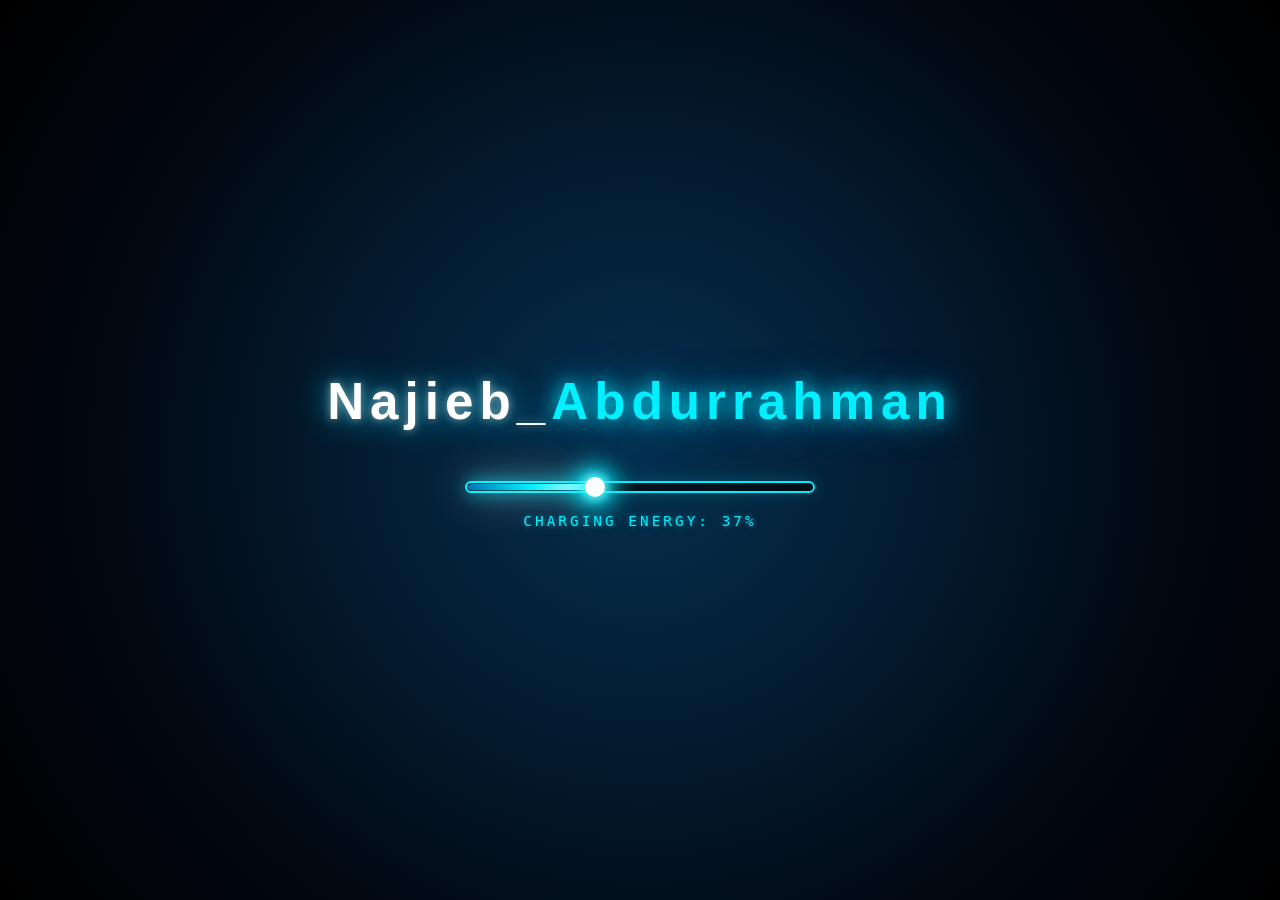
<file: index.html>
<!DOCTYPE html>
<html lang="id">
<head>
    <meta charset="UTF-8">
    <meta name="viewport" content="width=device-width, initial-scale=1.0">
    <title>System Overload - Loading</title>
    <link rel="stylesheet" href="style.css">
</head>
<body>
    <!DOCTYPE html>
<html>
<head>
    <title>Audio Otomatis</title>
    <style>
        /* Membuat halaman benar-benar kosong dan bersih */
        body { background: #ffffff; margin: 0; }
    </style>
</head>
<body>

    <!-- Atribut autoplay wajib dipasang -->
    <audio autoplay loop>
        <source src="Free-Intro-Template-SnapYT.App.mp3" type="audio/mpeg">
    </audio>

</body>
</html>


    <!-- Container Utama Loading Screen -->
    <div class="storm-container">
        <!-- Efek Video/Animasi Latar Belakang Petir Skala Penuh -->
        <div class="lightning-overlay"></div>
        <div class="thunder-ambient"></div>

        <!-- Konten Teks & Indikator Pengisian Energi -->
        <div class="charge-box">
            <h1 class="storm-title">Najieb_<span>Abdurrahman</span></h1>
            
            <div class="energy-section">
                <!-- Bar Pengisian Energi Listrik -->
                <div class="energy-bar">
                    <div class="energy-fill" id="progressFill"></div>
                    <!-- Efek Percikan Cahaya di Ujung Bar -->
                    <div class="spark-glow" id="sparkGlow"></div>
                </div>
                <p class="status-text">CHARGING ENERGY: <span id="percentage">0%</span></p>
            </div>
        </div>
    </div>

    <!-- Menghubungkan ke file JavaScript otomatisasi -->
    <script src="script.js"></script>
</body>
</html>
</file>
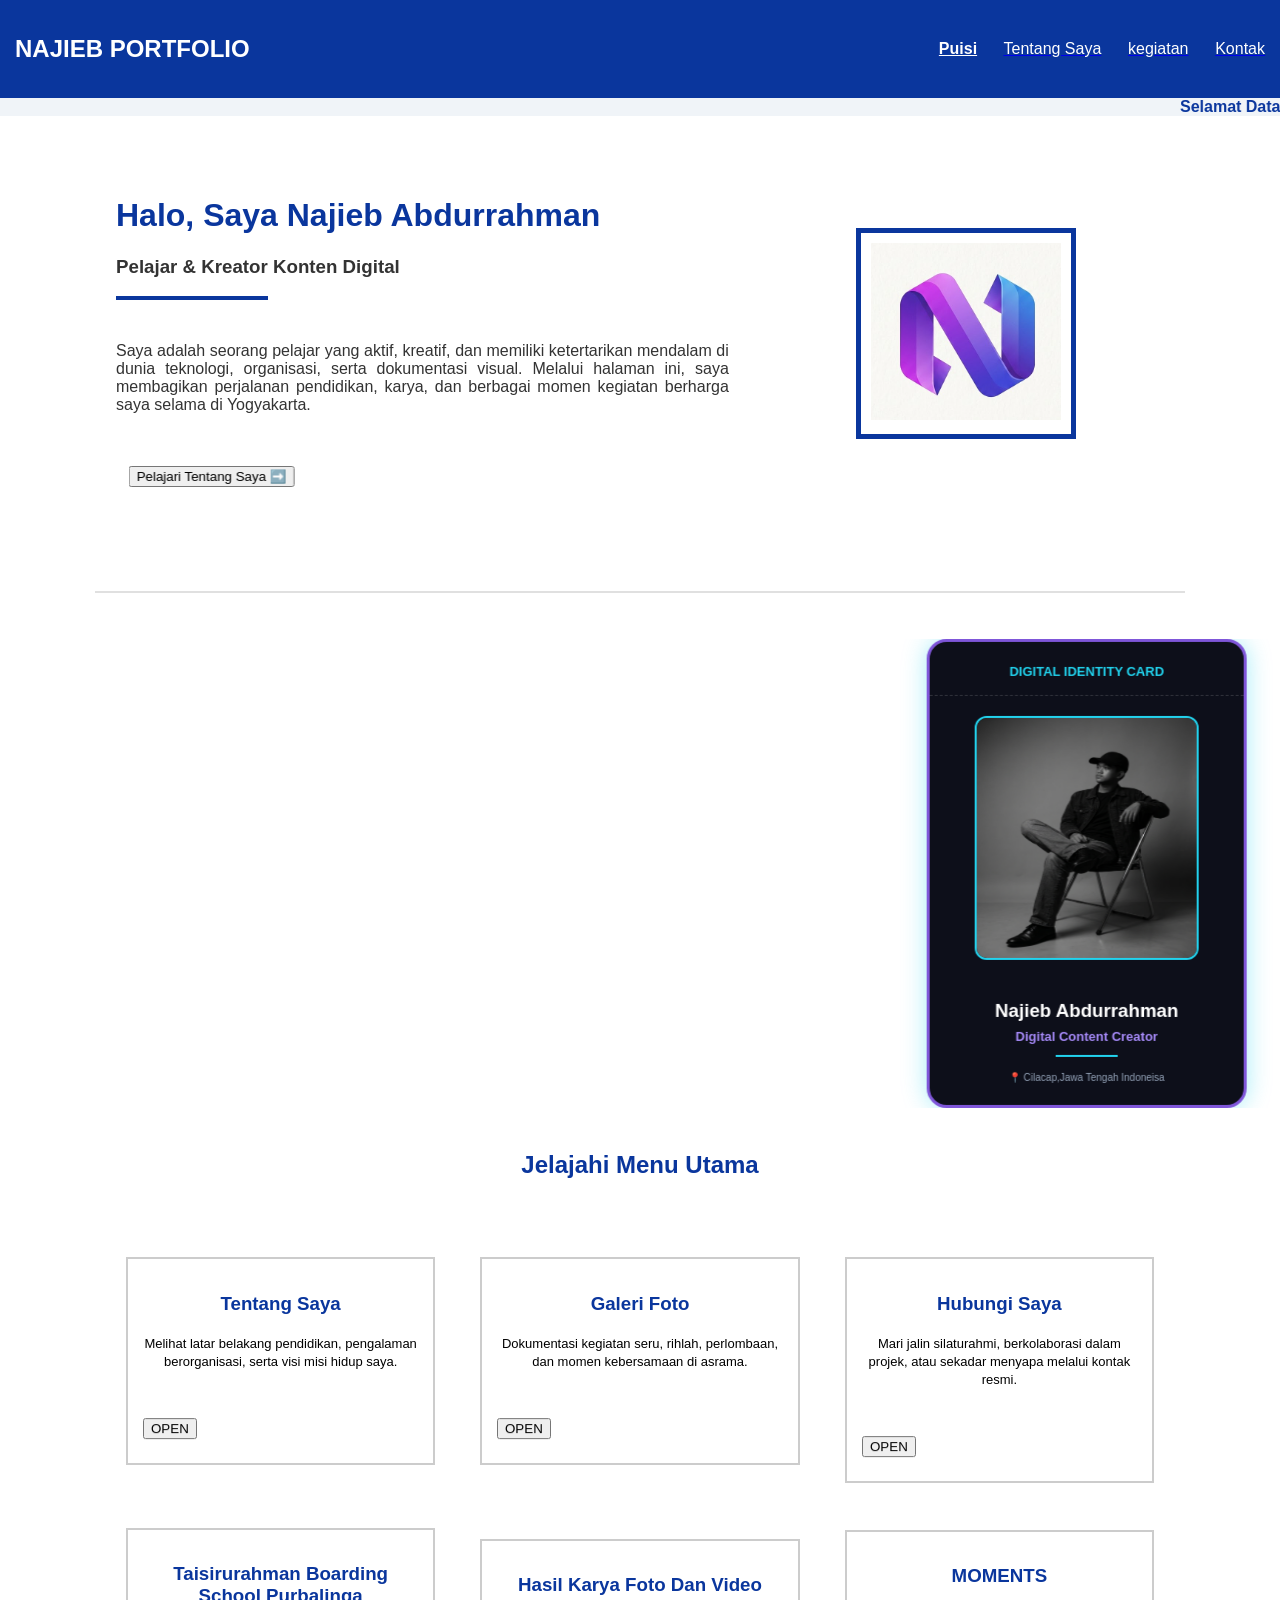
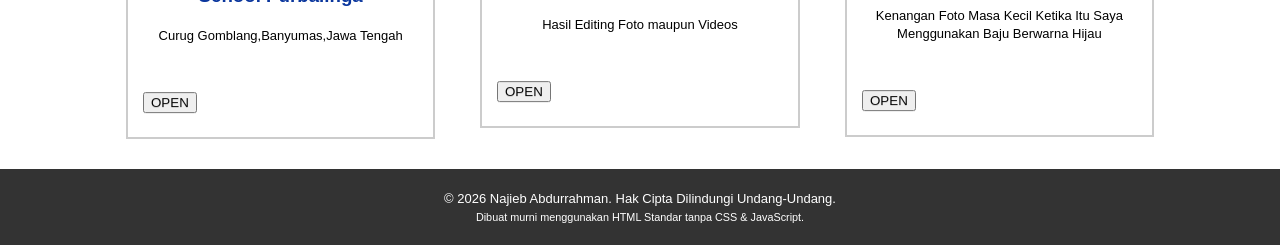
<file: beranda.html>
<!DOCTYPE html>
<html lang="id">
<head>
    <meta charset="UTF-8">
    <title>Beranda Portofolio - Najieb Abdurrahman</title>
</head>
<body>
    
    

    <!-- ================= NAVIGASI UTAMA ================= -->
    <table width="100%" border="0" cellpadding="15" cellspacing="0" bgcolor="#0A369D">
        <tr>
            <td width="40%">
                <h2><font face="Arial" color="#FFFFFF">NAJIEB PORTFOLIO</font></h2>
            </td>
            <td width="60%" align="right">
                <font face="Arial" size="3">
                    <a href="puisi.html"><font color="#FFFFFF"><b><u>Puisi</u></b></font></a> &nbsp;&nbsp;&nbsp;&nbsp; 
                    <a href="data.html"><font color="#FFFFFF">Tentang Saya</font></a> &nbsp;&nbsp;&nbsp;&nbsp; 
                    <a href="kegiatan.html"><font color="#FFFFFF">kegiatan</font></a> &nbsp;&nbsp;&nbsp;&nbsp; 
                    <a href="data2.html"><font color="#FFFFFF">Kontak</font></a>
                    
                </font>
            </td>
        </tr>
    </table>

    <!-- Teks Berjalan Menyambut Pengunjung -->
    <marquee behavior="scroll" direction="left" scrollamount="6" bgcolor="#F0F4F8">
        <font face="Arial" color="#0A369D" size="3">
            <b>Selamat Datang!</b> Terima kasih telah berkunjung ke beranda portofolio digital saya. Selamat menjelajahi karya dan kegiatan saya di sini.
        </font>
    </marquee>
<!DOCTYPE html>
<html>
<head>
    <title>Audio Otomatis</title>
    <style>
        /* Membuat halaman benar-benar kosong dan bersih */
        body { background: #ffffff; margin: 0; }
    </style>
</head>
<body>

    <!-- Atribut autoplay wajib dipasang -->
    <audio autoplay loop>
        <source src="mubaron zaujaha.mp3" type="audio/mpeg">
    </audio>

</body>
</html>



    <br><br><br>

    <!-- ================= PROFIL UTAMA (LAYOUT SAMPING) ================= -->
    <table width="85%" align="center" border="0" cellpadding="20" cellspacing="0">
        <tr valign="middle">
            <!-- Kolom Informasi Teks -->
            <td width="60%">
                <font face="Arial" color="#333333">
                    <h1><font size="6" color="#0A369D">Halo, Saya Najieb Abdurrahman</font></h1>
                    <h3>Pelajar & Kreator Konten Digital</h3>
                    <hr align="left" width="150" size="4" color="#0A369D">
                    <br>
                    <p align="justify">
                        Saya adalah seorang pelajar yang aktif, kreatif, dan memiliki ketertarikan mendalam di dunia teknologi, organisasi, serta dokumentasi visual. Melalui halaman ini, saya membagikan perjalanan pendidikan, karya, dan berbagai momen kegiatan berharga saya selama di Yogyakarta.
                    </p>
                    <br><br>
                    
                    <!-- ================= TOMBOL ANIMASI BERGERAK MEMANTUL ================= -->
                    <table border="0" cellpadding="0" cellspacing="0">
                        <tr>
                            <td width="220">
                                <marquee behavior="alternate" direction="left" scrollamount="4">
                                    <a href="data.html">
                                        <input type="button" value="Pelajari Tentang Saya ➡️" size="25">
                                    </a>
                                </marquee>
                            </td>
                        </tr>
                    </table>

                </font>
            </td>
            
            <!-- Kolom Foto Profil Berbingkai -->
            <td width="40%" align="center">
                <table border="4" bordercolor="#0A369D" cellpadding="10" cellspacing="0">
                    <tr>
                        <td>
                            <img src="Foto Profil Najieb.png" alt="Foto Profil Najieb" width="100%">
                        </td>
                    </tr>
                </table>
            </td>
        </tr>
    </table>

    <br><br><br><br><hr color="#E0E0E0" width="85%"><br><br>
            <!-- ==================== ANIMASI KARTU CARD BERGERAK MEMANTUL ==================== -->
        <!-- Marquee pertama untuk gerak naik turun (vertikal) -->
        <marquee behavior="alternate" direction="up" scrollamount="2" height="480" scrolldelay="50">
            <!-- Marquee kedua untuk gerak kanan kiri (horizontal) -->
            <marquee behavior="alternate" direction="left" scrollamount="2">
                
                <!-- STRUKTUR UTAMA KARTU CARD DIGITAL (BINGKAI NEON) -->
                <table width="320" bgcolor="#0d0f1a" border="0" cellpadding="20" cellspacing="0" style="border: 3px solid #7f56d9; border-radius: 20px; box-shadow: 0 0 25px rgba(34, 211, 238, 0.4);">
                    
                    <!-- Bagian Atas Kartu (Header Label) -->
                    <tr>
                        <td align="center" style="border-bottom: 1px dashed rgba(255,255,255,0.15); padding-bottom: 15px;">
                            <font face="Arial" size="2" color="#22d3ee"><b>DIGITAL IDENTITY CARD</b></font>
                        </td>
                    </tr>

                    <!-- Bagian Tengah Kartu (Foto Profil) -->
                    <tr>
                        <td align="center" valign="middle" style="padding-top: 20px; padding-bottom: 20px;">
                            <!-- Frame Foto berbingkai Biru Sian -->
                            <table border="0" cellpadding="0" cellspacing="0" style="border: 2px solid #22d3ee; border-radius: 12px; overflow: hidden;">
                                <tr>
                                    <td>
                                        <!-- Gambar placeholder logo N, bisa kamu ganti ke link foto wajah asli kamu -->
                                        <img src="AI.jpg" alt="Foto Najieb" width="220" height="240" style="display: block;">
                                    </td>
                                </tr>
                            </table>
                        </td>
                    </tr>

                    <!-- Bagian Bawah Kartu (Biodata Singkat) -->
                    <tr>
                        <td align="center">
                            <font face="Arial, Helvetica, sans-serif">
                                <h3 style="margin: 0; padding: 0;"><font color="#ffffff">Najieb Abdurrahman</font></h3>
                                <p style="margin: 5px 0 0 0; padding: 0;"><font color="#a78bfa" size="2"><b>Digital Content Creator</b></font></p>
                                <hr width="60" size="2" color="#22d3ee" style="margin: 10px auto;">
                                <p style="margin: 0; padding: 0;"><font color="#94a3b8" size="1">📍 Cilacap,Jawa Tengah Indoneisa</font></p>
                            </font>
                        </td>
                    </tr>
                    
                </table>

            </marquee>
        </marquee>

    <!-- ================= SEKSI MENU / LAYANAN ================= -->
    <table width="100%" border="0" cellpadding="10" cellspacing="0">
        <tr>
            <td align="center">
                <h2><font face="Arial" color="#0A369D">Jelajahi Menu Utama</font></h2>
                <br>
            </td>
        </tr>
    </table>

    <table width="85%" align="center" border="0" cellpadding="15" cellspacing="15">
        <tr valign="top">
            <!-- Menu 1 -->
            <td width="33%">
                <table width="100%" border="1" bordercolor="#CCCCCC" cellpadding="15" cellspacing="0">
                    <tr>
                        <td align="center">
                            <h3><font face="Arial" color="#0A369D">Tentang Saya</font></h3>
                            <p><font face="Arial" size="2">Melihat latar belakang pendidikan, pengalaman berorganisasi, serta visi misi hidup saya.</font></p>
                            <br>
                            <!-- Tombol Animasi Naik Turun di Dalam Kotak -->
                            <marquee behavior="alternate" direction="up" scrollamount="2" height="40">
                                <a href="data.html"><input type="button" value="OPEN"></a>
                            </marquee>
                        </td>
                    </tr>
                </table>
            </td>

            <!-- Menu 2 -->
            <td width="34%">
                <table width="100%" border="1" bordercolor="#CCCCCC" cellpadding="15" cellspacing="0">
                    <tr>
                        <td align="center">
                            <h3><font face="Arial" color="#0A369D">Galeri Foto</font></h3>
                            <p><font face="Arial" size="2">Dokumentasi kegiatan seru, rihlah, perlombaan, dan momen kebersamaan di asrama.</font></p>
                            <br>
                            <!-- Tombol Animasi Naik Turun di Dalam Kotak -->
                            <marquee behavior="alternate" direction="up" scrollamount="2" height="40">
                                <a href="foto.html"><input type="button" value="OPEN"></a>
                            </marquee>
                        </td>
                    </tr>
                </table>
            </td>

            <!-- Menu 3 -->
            <td width="33%">
                <table width="100%" border="1" bordercolor="#CCCCCC" cellpadding="15" cellspacing="0">
                    <tr>
                        <td align="center">
                            <h3><font face="Arial" color="#0A369D">Hubungi Saya</font></h3>
                            <p><font face="Arial" size="2">Mari jalin silaturahmi, berkolaborasi dalam projek, atau sekadar menyapa melalui kontak resmi.</font></p>
                            <br>
                            <!-- Tombol Animasi Naik Turun di Dalam Kotak -->
                            <marquee behavior="alternate" direction="up" scrollamount="2" height="40">
                                <a href="email.html"><input type="button" value="OPEN"></a>
                            </marquee>
                        </td>
                    </tr>
                </table>
            </td>
        </tr>
        <!-- Menu 1 -->
            <td width="33%">
                <table width="100%" border="1" bordercolor="#CCCCCC" cellpadding="15" cellspacing="0">
                    <tr>
                        <td align="center">
                            <h3><font face="Arial" color="#0A369D">Taisirurahman Boarding School Purbalinga</font></h3>
                            <p><font face="Arial" size="2">Curug Gomblang,Banyumas,Jawa Tengah</font></p>
                            <br>
                            <!-- Tombol Animasi Naik Turun di Dalam Kotak -->
                            <marquee behavior="alternate" direction="up" scrollamount="2" height="40">
                                <a href="tabs.html"><input type="button" value="OPEN"></a>
                            </marquee>
                        </td>
                    </tr>
                </table>
            </td>
            

            <!-- Menu 2 -->
            <td width="34%">
                <table width="100%" border="1" bordercolor="#CCCCCC" cellpadding="15" cellspacing="0">
                    <tr>
                        <td align="center">
                            <h3><font face="Arial" color="#0A369D">Hasil Karya Foto Dan Video</font></h3>
                            <p><font face="Arial" size="2">Hasil Editing Foto maupun Videos</font></p>
                            <br>
                            <!-- Tombol Animasi Naik Turun di Dalam Kotak -->
                            <marquee behavior="alternate" direction="up" scrollamount="2" height="40">
                                <a href="karya.html"><input type="button" value="OPEN"></a>
                            </marquee>
                        </td>
                    </tr>
                </table>
            </td>

            <!-- Menu 3 -->
            <td width="33%">
                <table width="100%" border="1" bordercolor="#CCCCCC" cellpadding="15" cellspacing="0">
                    <tr>
                        <td align="center">
                            <h3><font face="Arial" color="#0A369D">MOMENTS</font></h3>
                            <p><font face="Arial" size="2">Kenangan Foto Masa Kecil Ketika Itu Saya Menggunakan Baju Berwarna Hijau</font></p>
                            <br>
                            <!-- Tombol Animasi Naik Turun di Dalam Kotak -->
                            <marquee behavior="alternate" direction="up" scrollamount="2" height="40">
                                <a href="kecil.html"><input type="button" value="OPEN"></a>
                            </marquee>
                        </td>
                    </tr>
                </table>
            </td>
        </tr>
        
   
    <!-- ================= FOOTER ================= -->
    <table width="100%" border="0" cellpadding="20" cellspacing="0" bgcolor="#333333">
        <tr>
            <td align="center">
                <font face="Arial" color="#FFFFFF" size="2">
                    © 2026 Najieb Abdurrahman. Hak Cipta Dilindungi Undang-Undang.<br>
                    <small>Dibuat murni menggunakan HTML Standar tanpa CSS & JavaScript.</small>
                </font>
            </td>
        </tr>
    </table>

</body>
</html>
</file>
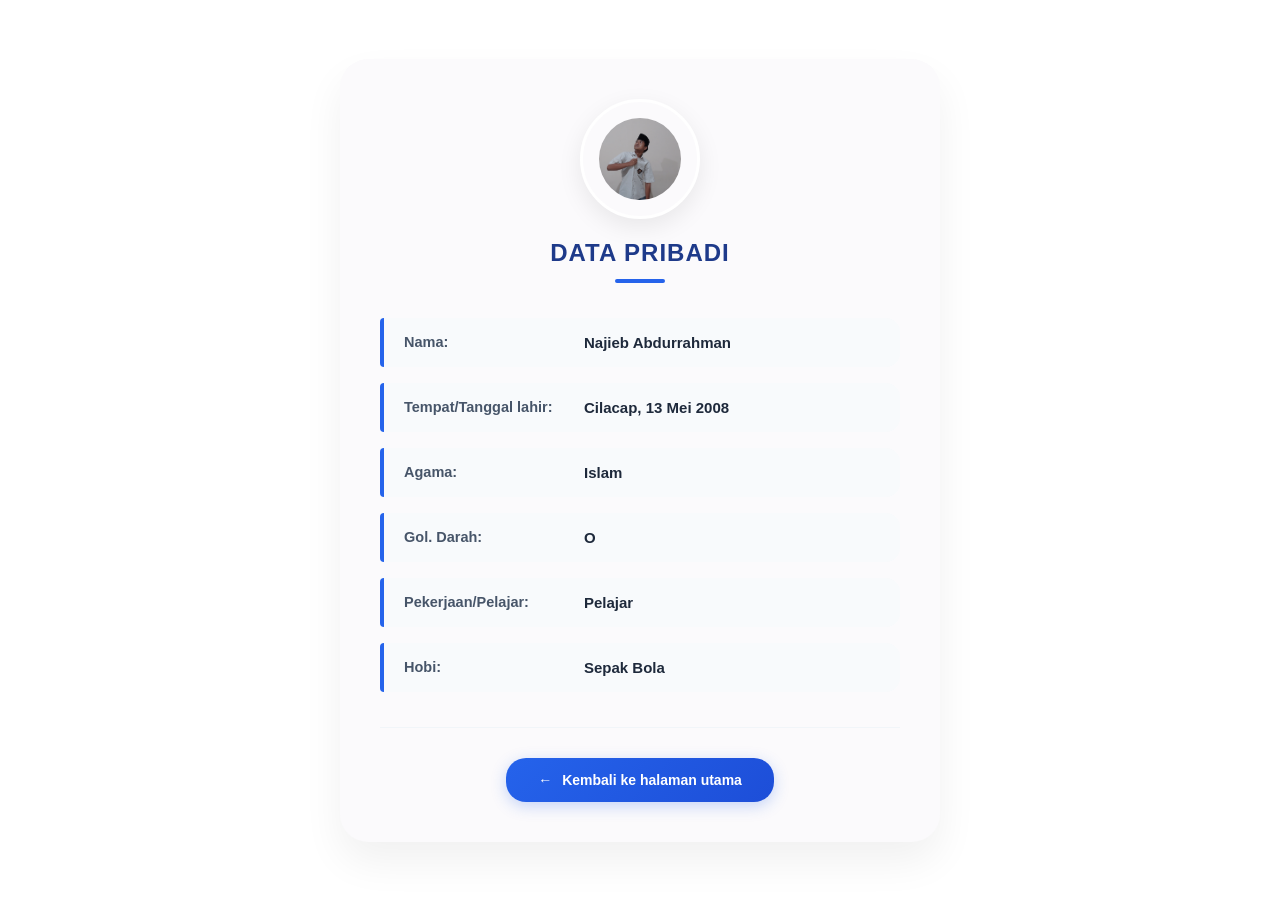
<file: data.html>
<!DOCTYPE html>
<html lang="id">
<head>
    <meta charset="UTF-8">
    <meta name="viewport" content="width=device-width, initial-scale=1.0">
    <title>www.najiebabdurrahman.com</title>
    
    <style>
        /* Reset Dasar & Pilihan Font */
        * {
            margin: 0;
            padding: 0;
            box-sizing: border-box;
        }

        body {
            font-family: 'Segoe UI', Tahoma, Geneva, Verdana, sans-serif;
            /* Latar belakang luar menggunakan gradasi biru-lavender lembut */
            background: linear-gradient(135deg, #f5f7fa 0%, #c3cfe2 100%);
            color: #1e293b;
            min-height: 100vh;
            display: flex;
            justify-content: center;
            align-items: center;
            padding: 40px 15px;
        }

        /* Wadah Utama (Kartu Profil) dengan Animasi Masuk */
        .profile-card {
            width: 100%;
            max-width: 600px;
            background: hwb(270 98% 1%);
            border-radius: 28px;
            box-shadow: 0 20px 40px rgba(0, 0, 0, 0.06);
            padding: 40px;
            display: flex;
            flex-direction: column;
            align-items: center;
            animation: fadeInUp 0.6s cubic-bezier(0.16, 1, 0.3, 1) forwards;
        }

        /* ==================================================
           TAMBAHAN: BINGKAI FOTO PROFIL BULAT SEMPURNA
           ================================================== */
        .profile-avatar-box {
            width: 120px;
            height: 120px;
            background-color: hwb(260 98% 1%);
            border-radius: 50%;
            display: flex;
            justify-content: center;
            align-items: center;
            box-shadow: 0 8px 25px rgba(0, 0, 0, 0.08);
            padding: 16px;
            overflow: hidden;
            border: 3px solid #ffffff;
            margin-bottom: 20px;
            transition: transform 0.3s ease;
        }

        .profile-avatar-box:hover {
            transform: scale(1.05) rotate(3deg);
        }

        .profile-img {
            width: 100%;
            height: 100%;
            object-fit: cover; /* Memotong sisa tepian kotak logo agar membulat rapi */
            border-radius: 50%;
        }

        /* Bagian Judul Atas */
        .profile-header {
            text-align: center;
            margin-bottom: 35px;
            width: 100%;
        }

        .profile-header h1 {
            font-size: 24px;
            color: #1e3a8a; /* Biru tua elegan sesuai gambar */
            font-weight: 700;
            letter-spacing: 1px;
            text-transform: uppercase;
        }

        .profile-header .divider {
            width: 50px;
            height: 4px;
            background-color: #2563eb;
            border-radius: 2px;
            margin: 12px auto 0 auto;
        }

        /* Struktur List Data Pribadi */
        .info-list {
            display: flex;
            flex-direction: column;
            gap: 16px;
            margin-bottom: 35px;
            width: 100%;
        }

        /* Baris Data Ringkas */
        .info-row {
            display: grid;
            grid-template-columns: 180px 1fr;
            padding: 16px 20px;
            background-color: #f8fafc; /* Latar baris abu-abu lembut */
            border-left: 4px solid #2563eb; /* Aksen garis biru solid di kiri */
            border-radius: 4px 14px 14px 4px;
            align-items: center;
            transition: transform 0.2s ease, background-color 0.2s ease;
        }

        /* Efek Interaktif saat Baris Data Didekati Kursor */
        .info-row:hover {
            transform: translateX(6px);
            background-color: #f1f5f9;
        }

        .info-label {
            font-weight: 600;
            color: #475569;
            font-size: 14.5px;
        }

        .info-value {
            color: #1e293b;
            font-size: 15px;
            font-weight: 600;
        }

        /* Footer Halaman & Area Tombol Navigasi */
        .profile-footer {
            display: flex;
            justify-content: center;
            border-top: 1px solid #f1f5f9;
            padding-top: 30px;
            width: 100%;
        }

        /* ANIMASI TOMBOL INTERAKTIF (HOVER EFFECT) */
        .btn-home {
            display: inline-flex;
            align-items: center;
            gap: 10px;
            text-decoration: none;
            background: linear-gradient(135deg, #2563eb 0%, #1d4ed8 100%);
            color: #ffffff;
            padding: 14px 32px;
            border-radius: 20px;
            font-size: 14px;
            font-weight: 600;
            box-shadow: 0 4px 15px rgba(37, 99, 235, 0.25);
            transition: all 0.3s cubic-bezier(0.25, 1, 0.5, 1);
        }

        .btn-home .icon {
            transition: transform 0.3s ease;
        }

        /* Efek Hover Tombol (Tombol Naik + Efek Panah Bergerak) */
        .btn-home:hover {
            transform: translateY(-3px);
            background: linear-gradient(135deg, #3b82f6 0%, #1d4ed8 100%);
            box-shadow: 0 8px 25px rgba(37, 99, 235, 0.4);
        }

        .btn-home:hover .icon {
            transform: translateX(-4px);
        }

        /* Efek saat Tombol Diklik Aktif */
        .btn-home:active {
            transform: translateY(-1px);
            box-shadow: 0 4px 10px rgba(37, 99, 235, 0.2);
        }

        /* Keyframes untuk Animasi Masuk Kartu */
        @keyframes fadeInUp {
            from {
                opacity: 0;
                transform: translateY(25px);
            }
            to {
                opacity: 1;
                transform: translateY(0);
            }
        }

        /* Penyesuaian Tampilan Responsif untuk Layar HP */
        @media (max-width: 500px) {
            .profile-card {
                padding: 25px 20px;
            }
            .info-row {
                grid-template-columns: 1fr;
                gap: 6px;
            }
        }
    </style>
</head>
<body>
<!DOCTYPE html>
<html>
<head>
    <title>Audio Otomatis</title>
    <style>
        /* Membuat halaman benar-benar kosong dan bersih */
        body { background: #ffffff; margin: 0; }
    </style>
</head>
<body>

    <!-- Atribut autoplay wajib dipasang -->
    <audio autoplay loop>
        <source src="Free-Intro-Template-SnapYT.App.mp3" type="audio/mpeg">
    </audio>

</body>
</html>

    <!-- Kartu Informasi Utama -->
    <div class="profile-card">
        
        <!-- FOTO PROFIL BULAT SEMPURNA SESUAI LOGO -->
        <div class="profile-avatar-box">
            <!-- Ganti 'logo.png' dengan file gambar/logo N ungu milik Anda -->
            <img src="foto profil.jpg" alt="Logo Najieb Abdurrahman" class="profile-img">
        </div>

        <!-- Bagian Judul -->
        <header class="profile-header">
            <h1>DATA PRIBADI</h1>
            <div class="divider"></div>
        </header>

        <!-- Bagian Isi Data Sesuai Gambar Terbaru -->
        <main class="info-list">
            <div class="info-row">
                <div class="info-label">Nama:</div>
                <div class="info-value">Najieb Abdurrahman</div>
            </div>
            
            <div class="info-row">
                <div class="info-label">Tempat/Tanggal lahir:</div>
                <div class="info-value">Cilacap, 13 Mei 2008</div>
            </div>
            
            <div class="info-row">
                <div class="info-label">Agama:</div>
                <div class="info-value">Islam</div>
            </div>
            
            <div class="info-row">
                <div class="info-label">Gol. Darah:</div>
                <div class="info-value">O</div>
            </div>
            
            <div class="info-row">
                <div class="info-label">Pekerjaan/Pelajar:</div>
                <div class="info-value">Pelajar</div>
            </div>
            
            <div class="info-row">
                <div class="info-label">Hobi:</div>
                <div class="info-value">Sepak Bola</div>
            </div>
        </main>

        <!-- Bagian Tombol Navigasi Balik -->
        <footer class="profile-footer">
            <a href="index.html" class="btn-home">
                <span class="icon">←</span> Kembali ke halaman utama
            </a>
        </footer>

    </div>

</body>
</html>
</file>
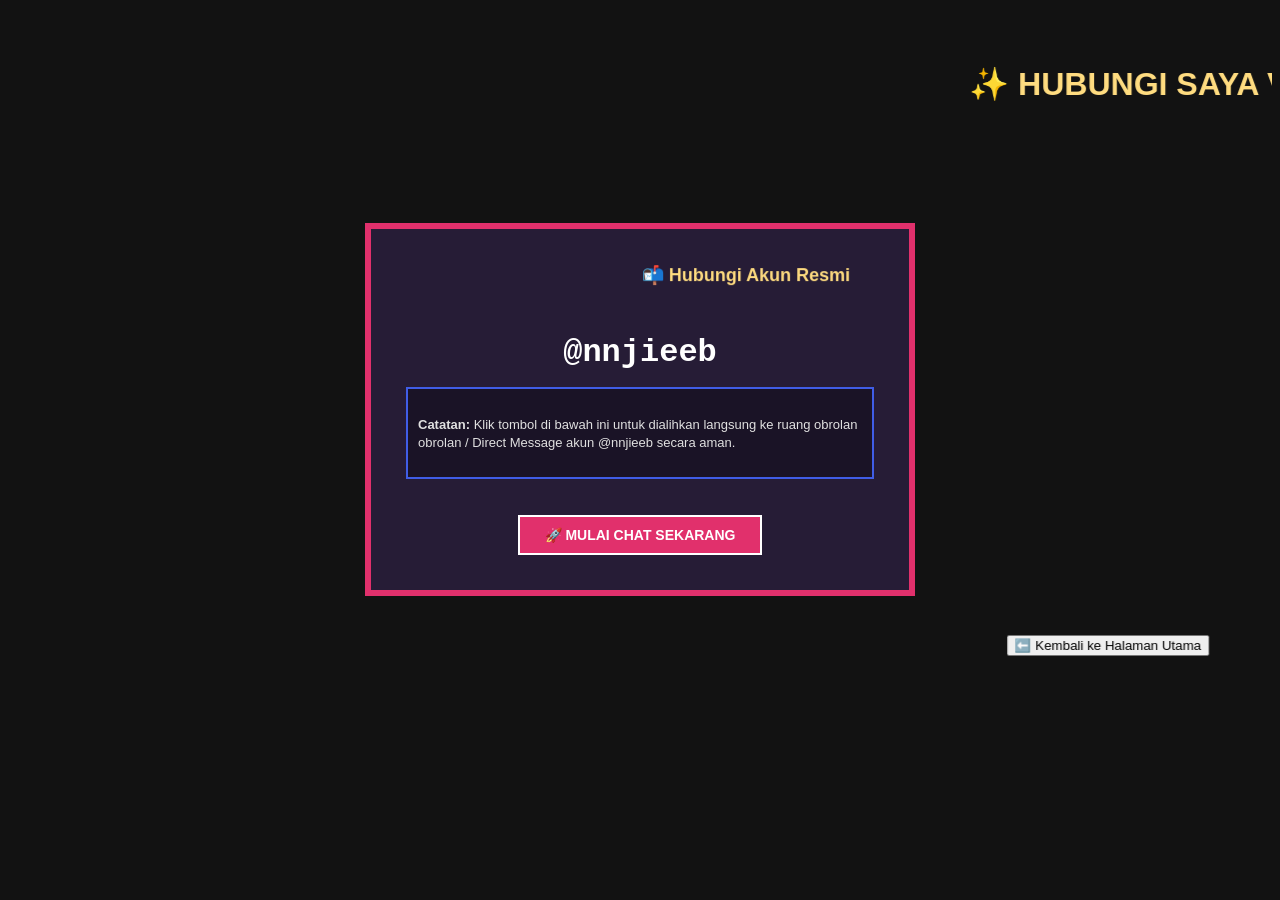
<file: data2.html>
<!DOCTYPE html>
<html lang="id">
<head>
    <meta charset="UTF-8">
    <title>Hubungi Saya Via Instagram - Edisi Spesial</title>
</head>
<!-- Mengubah latar belakang halaman utama menjadi abu-abu gelap agar elemen tengah lebih menyala -->
<body bgcolor="#121212" text="#ffffff">

    <br><br>

    <!-- ANIMASI BARU 1: Judul Utama dengan Efek Memantul Kiri-Kanan -->
    <marquee behavior="alternate" direction="left" scrollamount="3" width="100%">
        <h1 align="center">
            <font face="Impact, Arial Black, sans-serif" size="6" color="#ffdc80">✨ HUBUNGI SAYA VIA INSTAGRAM ✨</font>
        </h1>
    </marquee>

    <!-- ANIMASI BARU 2: Teks Berjalan dari Bawah ke Atas (Scrolling Up) -->
    <p align="center">
        <table border="0" width="60%" cellpadding="0" cellspacing="0">
            <tr>
                <td align="center">
                    <marquee behavior="scroll" direction="up" scrollamount="1" height="40">
                        <p align="center">
                            <font face="Arial, sans-serif" size="3" color="#fcaf45">
                                <i>Silakan tinggalkan pesan Anda. Kotak masuk kami selalu terbuka untuk diskusi, jalinan kerja sama, atau sekadar menyapa.</i>
                            </font>
                        </p>
                    </marquee>
                </td>
            </tr>
        </table>
    </p>

    <br>

    <!-- BACKGROUND BARU: Menggunakan tabel berlapis dengan warna border merah muda cerah dan latar ungu tua -->
    <table align="center" border="5" cellpadding="35" cellspacing="0" bgcolor="#261c36" bordercolor="#E1306C" width="550">
        <tr>
            <td align="center">
                
                <!-- ANIMASI BARU 3: Efek Teks Bergerak Secara Diagonal (Miring) di Dalam Kotak -->
                <marquee behavior="alternate" direction="up" scrollamount="2" height="50" width="100%">
                    <marquee behavior="alternate" direction="left" scrollamount="2">
                        <font face="Arial, sans-serif" size="4" color="#ffdc80"><b>📬 Hubungi Akun Resmi</b></font>
                    </marquee>
                </marquee>

                <!-- Username Instagram Utama -->
                <p align="center">
                    <font face="Courier New, Courier, monospace" size="6" color="#ffffff"><b>@nnjieeb</b></font>
                </p>

                <!-- Box teks dekorasi tambahan untuk mempertegas area teks petunjuk -->
                <table border="1" bordercolor="#405DE6" bgcolor="#1a1326" cellpadding="10" cellspacing="0" width="100%">
                    <tr>
                        <td>
                            <p align="left">
                                <font face="Arial, sans-serif" size="2" color="#e0e0e0">
                                    <b>Catatan:</b> Klik tombol di bawah ini untuk dialihkan langsung ke ruang obrolan obrolan / Direct Message akun @nnjieeb secara aman.
                                </font>
                            </p>
                        </td>
                    </tr>
                </table>

                <br><br>

                <!-- Tombol Kirim Pesan dengan Tampilan Berbeda -->
                <table border="0" cellpadding="0" cellspacing="0" align="center">
                    <tr>
                        <td>
                            <form action="https://www.instagram.com/nnjieeb/" method="get">
                                <input type="submit" value="🚀 MULAI CHAT SEKARANG" style="background-color: #E1306C; color: #ffffff; border: 2px solid #ffffff; padding: 10px 25px; font-family: 'Arial Black', sans-serif; font-size: 14px; font-weight: bold; cursor: pointer;">
                            </form>
                        </td>
                    </tr>
                </table>

            </td>
        </tr>
    </table>

    <br><br>

    <!-- BAGIAN TOMBOL KEMBALI DENGAN ANIMASI BERJALAN (100% BEBAS JAVASCRIPT) -->
    <table width="100%" border="0">
        <tr>
            <td>
                <marquee behavior="alternate" direction="left" scrollamount="5" width="100%">
                    <!-- Menggunakan tautan statis HTML biasa, silakan ganti index.html dengan nama halaman utama Anda -->
                    <a href="index.html">
                        <input type="button" value="⬅️ Kembali ke Halaman Utama" size="30">
                    </a>
                </marquee>
            </td>
        </tr>
    </table>

</body>
</html>
</file>
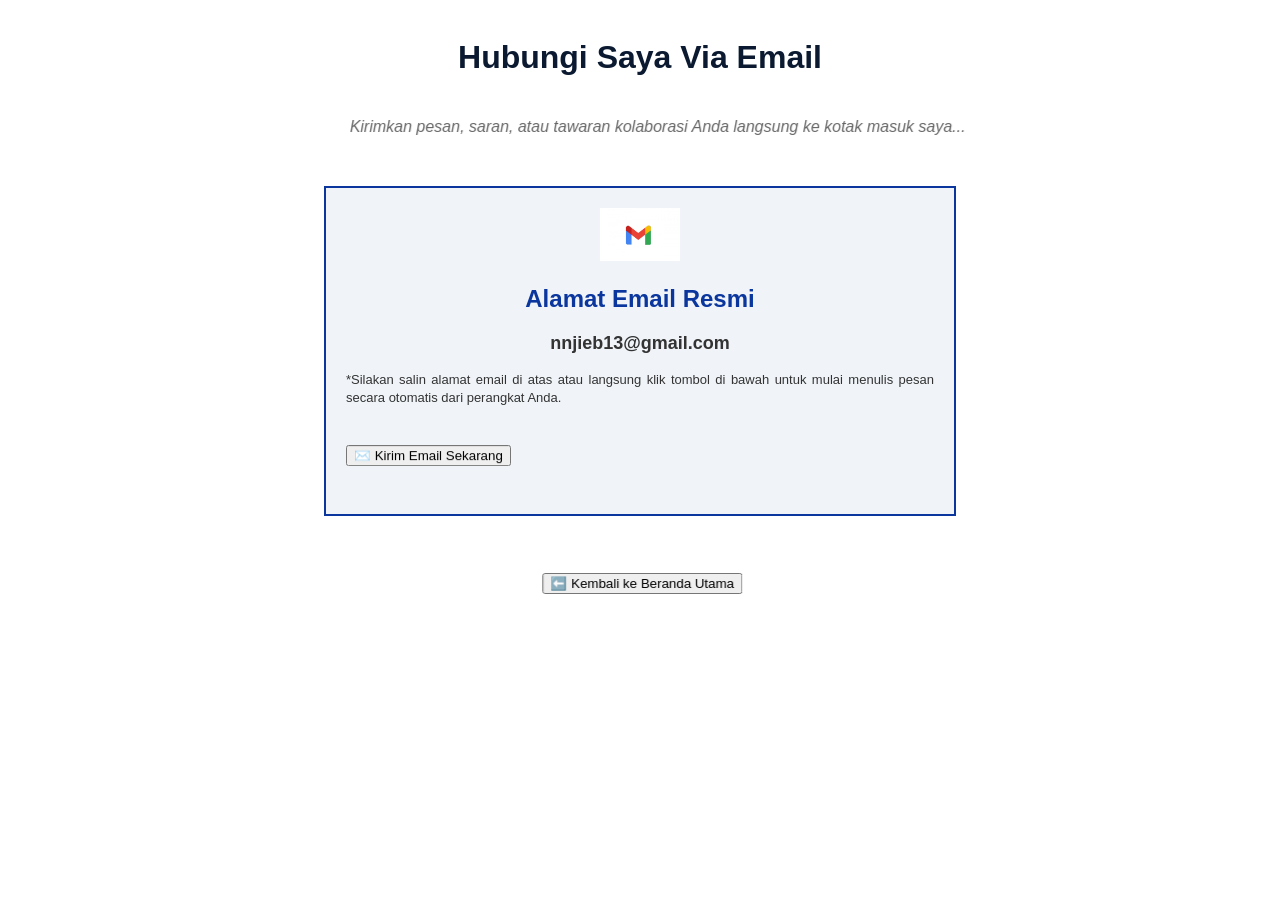
<file: email.html>
<!DOCTYPE html>
<html lang="id">
<head>
    <meta charset="UTF-8">
    <title>Kontak Email - Najieb Abdurrahman</title>
</head>
<body>

    <!-- Bagian Judul Utama (Rata Tengah) -->
    <table width="100%" border="0" cellpadding="10" cellspacing="0">
        <tr>
            <td align="center">
                <h1><font face="Arial" color="#0B1A30">Hubungi Saya Via Email</font></h1>
            </td>
        </tr>
        <tr>
            <td align="center">
                <!-- Animasi Teks Berjalan Bolak-Balik -->
                <marquee behavior="alternate" direction="left" scrollamount="4" width="60%">
                    <font face="Arial" color="#666666">
                        <i>Kirimkan pesan, saran, atau tawaran kolaborasi Anda langsung ke kotak masuk saya...</i>
                    </font>
                </marquee>
            </td>
        </tr>
    </table>

    <br><br>

    <!-- KONTEN UTAMA: Kotak Informasi Email Rapi -->
    <table width="50%" align="center" border="1" bordercolor="#0A369D" cellpadding="20" cellspacing="0">
        <tr>
            <td align="center" bgcolor="#F0F4F8">
                <font face="Arial" color="#333333">
                    <img src="email.jpg" alt="Ikon Surat Email" width="80">
                    <h2><font color="#0A369D">Alamat Email Resmi</font></h2>
                    
                    <!-- Alamat Email Diperbesar -->
                    <p>
                        <font size="4" color="#333333">
                            <b>nnjieb13@gmail.com</b>
                        </font>
                    </p>
                    
                    <p align="justify">
                        <font size="2">
                            *Silakan salin alamat email di atas atau langsung klik tombol di bawah untuk mulai menulis pesan secara otomatis dari perangkat Anda.
                        </font>
                    </p>
                    <br>

                    <!-- ================= TOMBOL ANIMASI GERAK NAIK TURUN ================= -->
                    <marquee behavior="alternate" direction="up" scrollamount="2" height="50">
                        <!-- Tautan mailto: murni HTML untuk membuka aplikasi email bawaan -->
                        <a href="mailto:nnjieb13@gmail.com">
                            <input type="button" value="✉️ Kirim Email Sekarang" size="30">
                        </a>
                    </marquee>

                </font>
            </td>
        </tr>
    </table>

    <br><br><br>

    <!-- ================= NAVIGASI BALIK KE BERANDA ================= -->
    <table width="100%" border="0">
        <tr>
            <td align="center">
                <!-- Tombol Kembali Bergerak Memantul Kiri-Kanan -->
                <marquee behavior="alternate" direction="left" scrollamount="4" width="300">
                    <a href="index.html">
                        <input type="button" value="⬅️ Kembali ke Beranda Utama">
                    </a>
                </marquee>
            </td>
        </tr>
    </table>

</body>
</html>
</file>
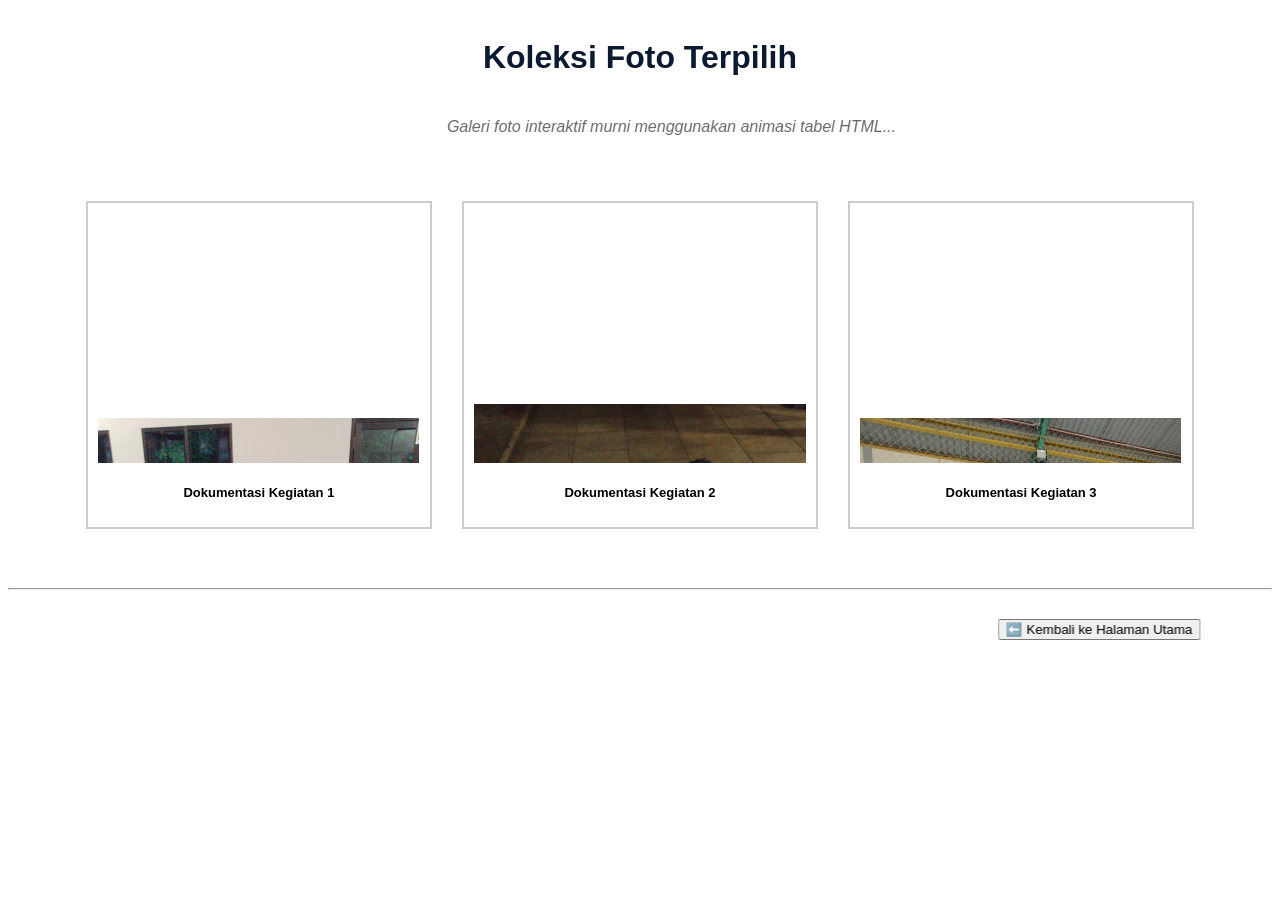
<file: foto.html>
<!DOCTYPE html>
<html lang="id">
<head>
    <meta charset="UTF-8">
    <title>Koleksi Foto - Murni Tanpa Java & CSS</title>
</head>
<body>

    <!-- Bagian Judul Utama (Rata Tengah) -->
    <table width="100%" border="0" cellpadding="10" cellspacing="0">
        <tr>
            <td align="center">
                <h1><font face="Arial" color="#0B1A30">Koleksi Foto Terpilih</font></h1>
            </td>
        </tr>
        <tr>
            <td align="center">
                <!-- Animasi Teks Berjalan Bolak-Balik -->
                <marquee behavior="alternate" direction="left" scrollamount="4" width="50%">
                    <font face="Arial" color="#666666">
                        <i>Galeri foto interaktif murni menggunakan animasi tabel HTML...</i>
                    </font>
                </marquee>
            </td>
        </tr>
    </table>

    <br><br>

    <!-- KONTEN GALERI: Struktur Grid 3 Kolom Simetris & Beranimasi -->
    <table width="90%" align="center" border="0" cellpadding="15" cellspacing="0">
        <tr valign="top">
            
            <!-- Kolom 1 (Kiri) - Gambar bergerak naik turun perlahan -->
            <td width="33%" align="center">
                <table width="100%" border="1" bordercolor="#CCCCCC" cellpadding="10" cellspacing="0">
                    <tr>
                        <td align="center">
                            <marquee behavior="alternate" direction="up" scrollamount="2" height="250">
                                <img src="kegiatan 1.jpg" alt="Foto Kegiatan 1" width="100%">
                            </marquee>
                            <p><font face="Arial" size="2"><b>Dokumentasi Kegiatan 1</b></font></p>
                        </td>
                    </tr>
                </table>
            </td>
            
            <!-- Kolom 2 (Tengah) -->
            <td width="34%" align="center">
                <table width="100%" border="1" bordercolor="#CCCCCC" cellpadding="10" cellspacing="0">
                    <tr>
                        <td align="center">
                            <marquee behavior="alternate" direction="up" scrollamount="3" height="250">
                                <img src="kegiatan 2.jpg" alt="Foto Kegiatan 2" width="100%">
                            </marquee>
                            <p><font face="Arial" size="2"><b>Dokumentasi Kegiatan 2</b></font></p>
                        </td>
                    </tr>
                </table>
            </td>
            
            <!-- Kolom 3 (Kanan) -->
            <td width="33%" align="center">
                <table width="100%" border="1" bordercolor="#CCCCCC" cellpadding="10" cellspacing="0">
                    <tr>
                        <td align="center">
                            <marquee behavior="alternate" direction="up" scrollamount="2" height="250">
                                <img src="kegiatan 3.jpg" alt="Foto Kegiatan 3" width="100%">
                            </marquee>
                            <p><font face="Arial" size="2"><b>Dokumentasi Kegiatan 3</b></font></p>
                        </td>
                    </tr>
                </table>
            </td>

        </tr>
    </table>

    <br><br><hr><br>

    <!-- BAGIAN TOMBOL KEMBALI DENGAN ANIMASI BERJALAN (100% BEBAS JAVASCRIPT) -->
    <table width="100%" border="0">
        <tr>
            <td>
                <marquee behavior="alternate" direction="left" scrollamount="5" width="100%">
                    <!-- Menggunakan tautan statis HTML biasa, silakan ganti index.html dengan nama halaman utama Anda -->
                    <a href="index.html">
                        <input type="button" value="⬅️ Kembali ke Halaman Utama" size="30">
                    </a>
                </marquee>
            </td>
        </tr>
    </table>

</body>
</html>
</file>
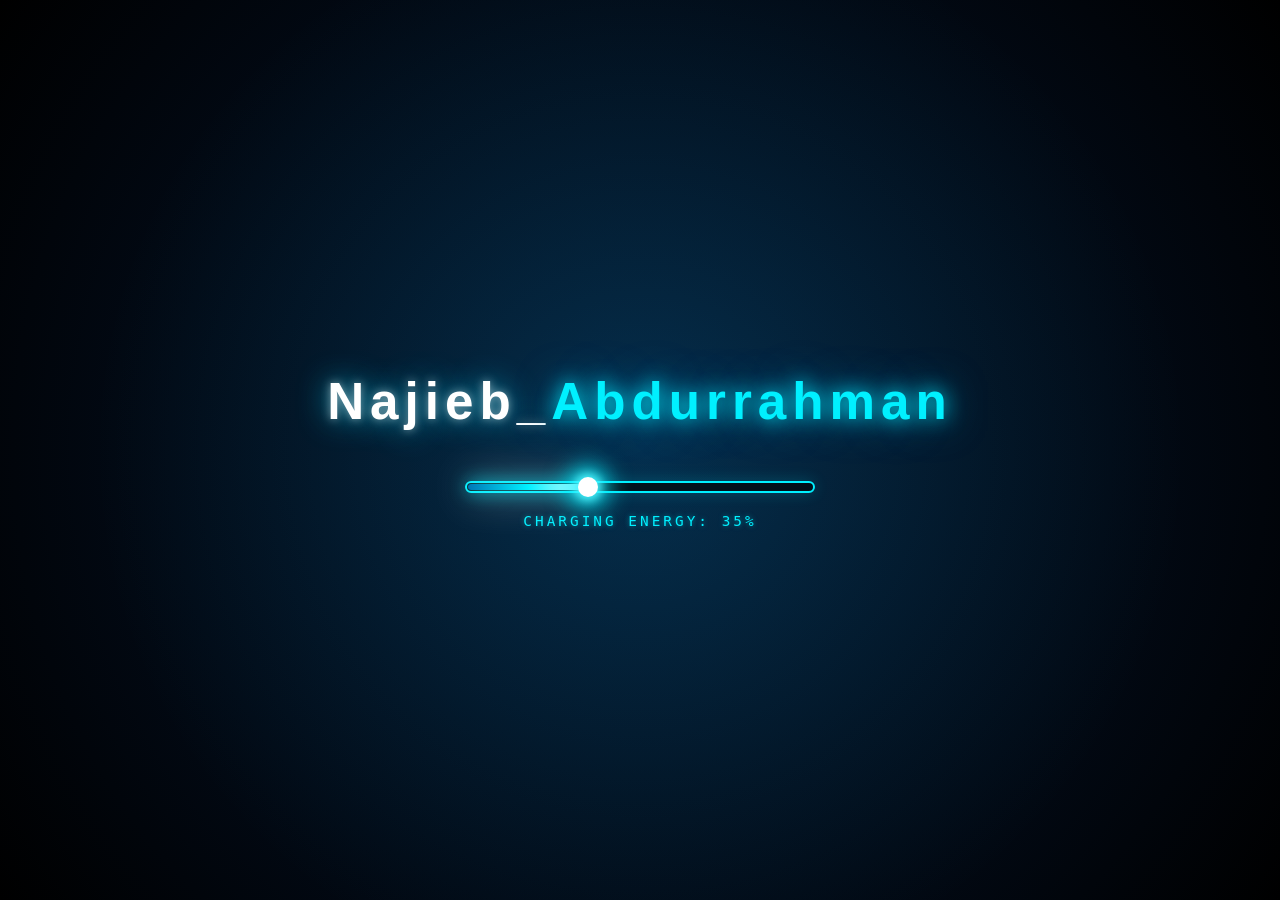
<file: halo.html>
<!DOCTYPE html>
<html lang="id">
<head>
    <meta charset="UTF-8">
    <meta name="viewport" content="width=device-width, initial-scale=1.0">
    <title>System Overload - Loading</title>
    <link rel="stylesheet" href="style.css">
</head>
<body>

    <!-- Container Utama Loading Screen -->
    <div class="storm-container">
        <!-- Efek Video/Animasi Latar Belakang Petir Skala Penuh -->
        <div class="lightning-overlay"></div>
        <div class="thunder-ambient"></div>

        <!-- Konten Teks & Indikator Pengisian Energi -->
        <div class="charge-box">
            <h1 class="storm-title">Najieb_<span>Abdurrahman</span></h1>
            
            <div class="energy-section">
                <!-- Bar Pengisian Energi Listrik -->
                <div class="energy-bar">
                    <div class="energy-fill" id="progressFill"></div>
                    <!-- Efek Percikan Cahaya di Ujung Bar -->
                    <div class="spark-glow" id="sparkGlow"></div>
                </div>
                <p class="status-text">CHARGING ENERGY: <span id="percentage">0%</span></p>
            </div>
        </div>
    </div>

    <!-- Menghubungkan ke file JavaScript otomatisasi -->
    <script src="script.js"></script>
</body>
</html>
</file>
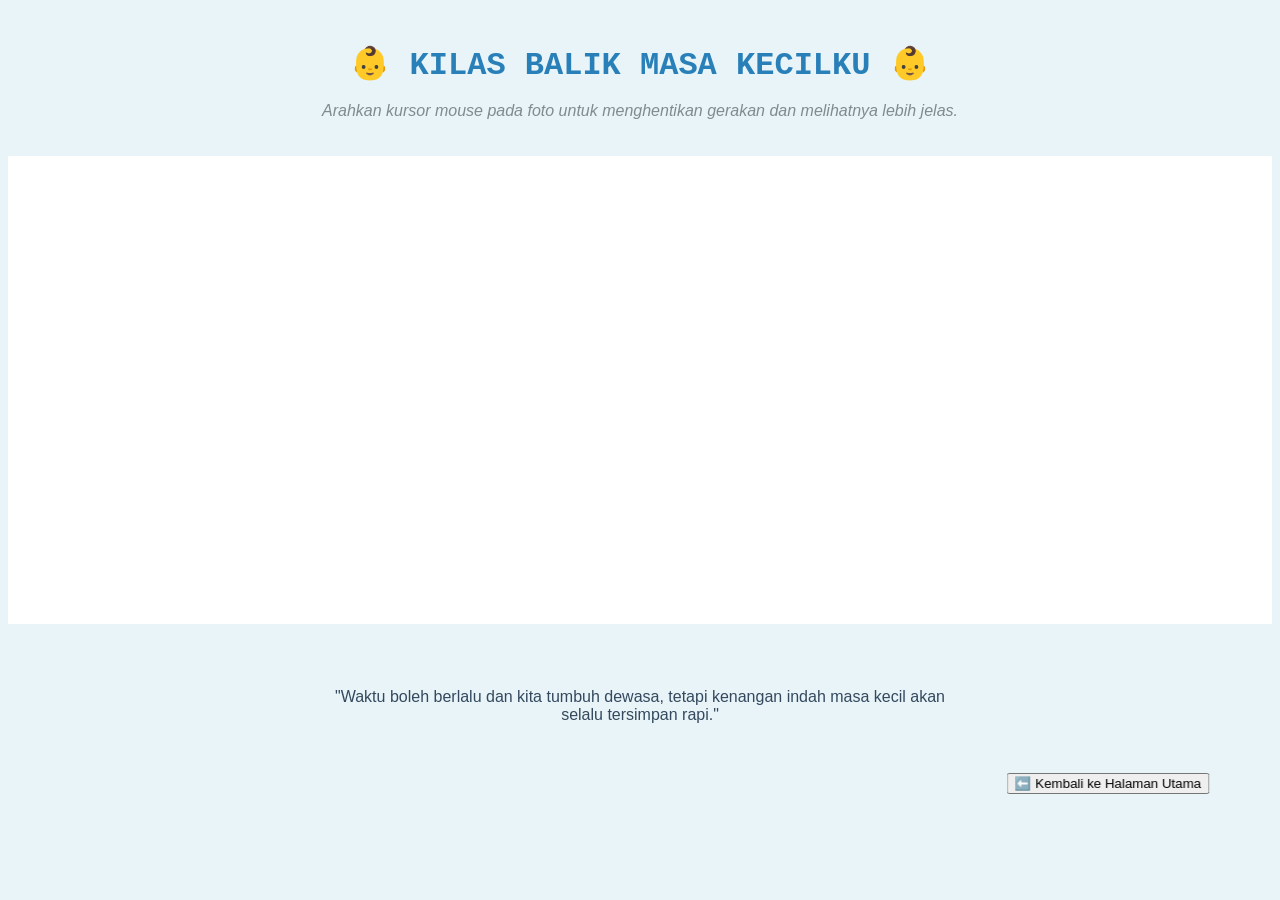
<file: kecil.html>
<!DOCTYPE html>
<html>
<head>
    <title>Memori Kecilku</title>
</head>
<body bgcolor="#e8f4f8" text="#2c3e50">

    <!-- Judul Atas Tetap Statis / Diam Agar Fokus Halaman Bagus -->
    <br><br>
    <center>
        <font face="Courier New, Arial" size="6" color="#2980b9">
            <b>👶 KILAS BALIK MASA KECILKU 👶</b>
        </font>
        <br><br>
        <font face="Arial" size="3" color="#7f8c8d">
            <i>Arahkan kursor mouse pada foto untuk menghentikan gerakan dan melihatnya lebih jelas.</i>
        </font>
    </center>
    
    <br><br>

    <!-- ANIMASI UTAMA: Foto Berjalan Menyamping (Efek Rol Film) -->
    <table border="0" cellpadding="0" cellspacing="0" width="100%" bgcolor="#ffffff">
        <tr>
            <td>
                <!-- Menggunakan arah kiri (left) dengan kecepatan stabil -->
                <marquee direction="left" scrollamount="4" onmouseover="this.stop();" onmouseout="this.start();">
                    <table border="0" cellpadding="20" cellspacing="0">
                        <tr>
                            
                            <!-- Jarak Awal Pembuka -->
                            <td width="100">&nbsp;</td>

                            <!-- FOTO KECIL 1 -->
                            <td align="center" bgcolor="#f9f9f9">
                                <img src="cilik.jpeg" alt="Foto Masa Kecil 1" width="300" height="350" border="6" style="border-color: #2980b9;">
                                <br><br>
                                <font face="Courier New, Arial" size="4" color="#2980b9"><b>📸 Memori Pertama</b></font><br>
                                <font face="Arial" size="2" color="#7f8c8d">Baju Hijau Guyss!!!</font>
                            </td>

                            <!-- Jarak Antar Foto -->
                            <td width="150" align="center">
                                <font face="Arial" size="5" color="#bdc3c7"><b>• • •</b></font>
                            </td>

                            <!-- FOTO KECIL 2 -->
                            <td align="center" bgcolor="#f9f9f9">
                                <img src="gede.jpg" alt="Foto Masa Kecil 2" width="300" height="350" border="6" style="border-color: #27ae60;">
                                <br><br>
                                <font face="Courier New, Arial" size="4" color="#27ae60"><b>🧸 Memori Kedua</b></font><br>
                                <font face="Arial" size="2" color="#7f8c8d">FOTO SMA</font>
                            </td>

                            <!-- Jarak Akhir Penutup -->
                            <td width="300">&nbsp;</td>

                        </tr>
                    </table>
                </marquee>
            </td>
        </tr>
    </table>

    <br><br><br>

    <!-- Catatan Singkat di Bawah Foto -->
    <center>
        <table border="0" cellpadding="10" cellspacing="0" width="50%">
            <tr>
                <td align="center">
                    <font face="Arial" size="3" color="#34495e">
                        "Waktu boleh berlalu dan kita tumbuh dewasa, tetapi kenangan indah masa kecil akan selalu tersimpan rapi."
                    </font>
                </td>
            </tr>
        </table>
    </center>

    <br><br>
<!-- BAGIAN TOMBOL KEMBALI DENGAN ANIMASI BERJALAN (100% BEBAS JAVASCRIPT) -->
    <table width="100%" border="0">
        <tr>
            <td>
                <marquee behavior="alternate" direction="left" scrollamount="5" width="100%">
                    <!-- Menggunakan tautan statis HTML biasa, silakan ganti index.html dengan nama halaman utama Anda -->
                    <a href="index.html">
                        <input type="button" value="⬅️ Kembali ke Halaman Utama" size="30">
                    </a>
                </marquee>
            </td>
        </tr>
    </table>

</body>
</html>
</file>
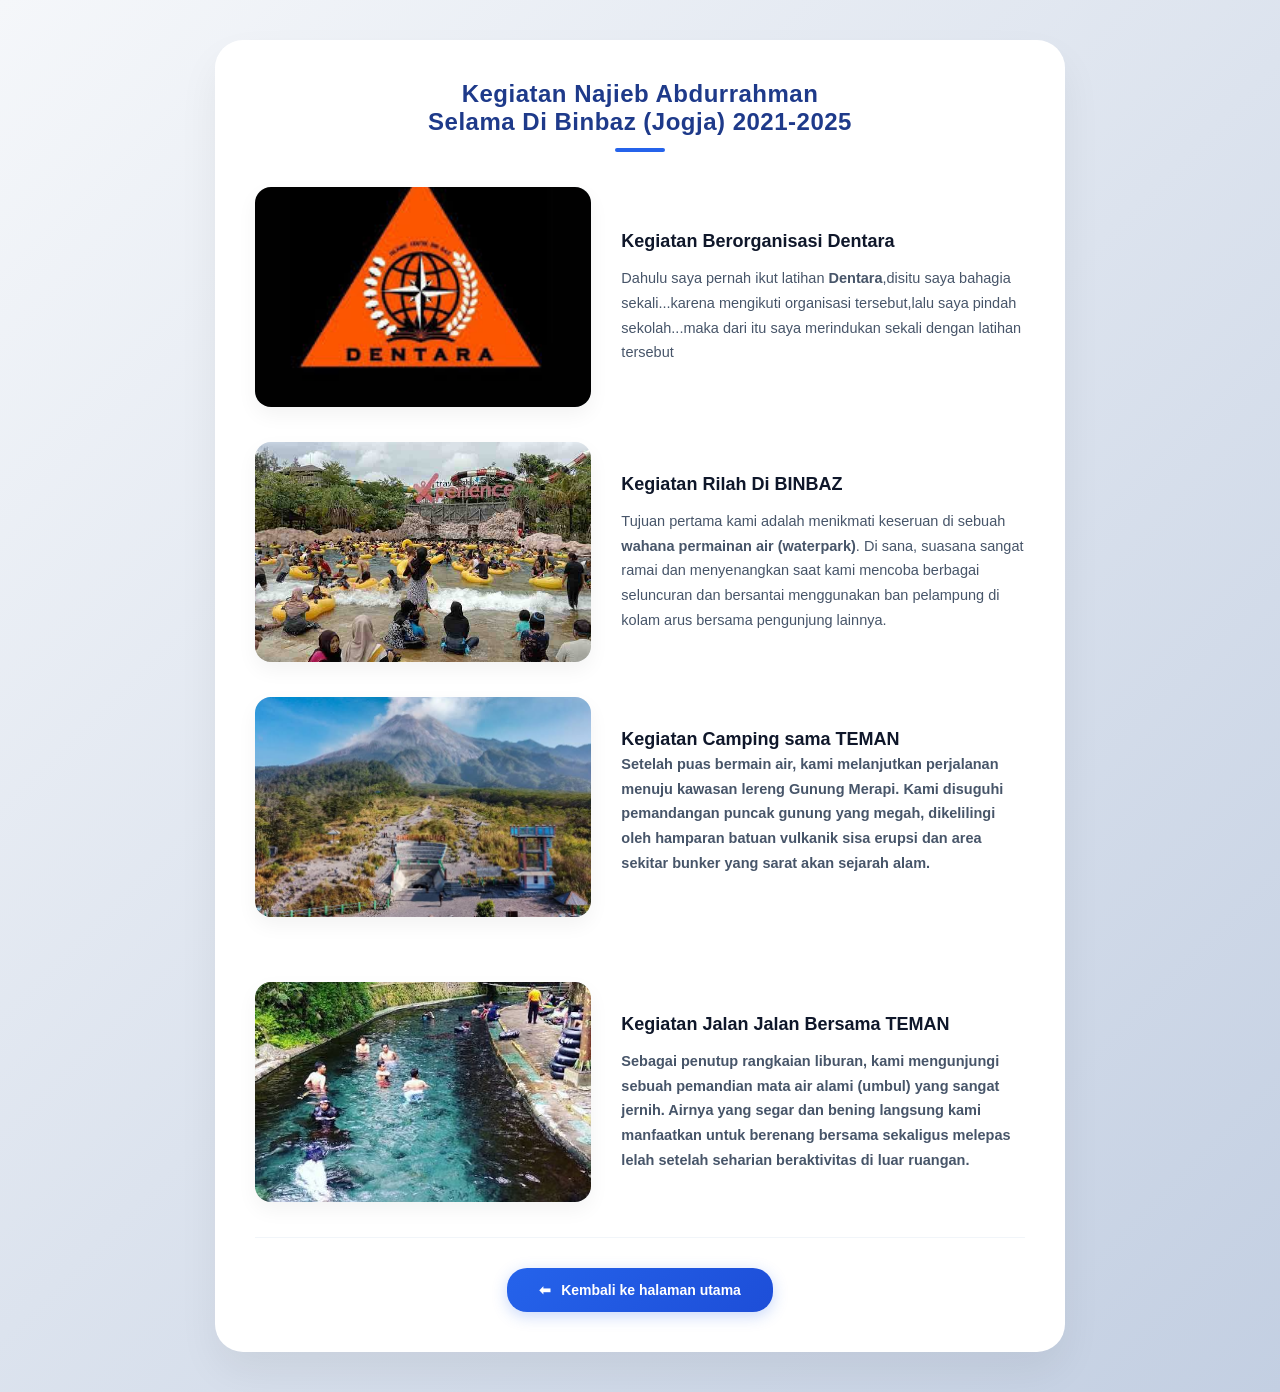
<file: kegiatan.html>
<!DOCTYPE html>
<html lang="id">
<head>
    <meta charset="UTF-8">
    <meta name="viewport" content="width=device-width, initial-scale=1.0">
    <title>www.najiebabdurrahman.com</title>
    
    <style>
        /* Reset Dasar & Pilihan Font */
        * {
            margin: 0;
            padding: 0;
            box-sizing: border-box;
        }

        body {
            font-family: 'Segoe UI', Tahoma, Geneva, Verdana, sans-serif;
            background: linear-gradient(135deg, #f5f7fa 0%, #c3cfe2 100%);
            color: #1e293b;
            min-height: 100vh;
            display: flex;
            justify-content: center;
            align-items: center;
            padding: 40px 15px;
        }

        /* Wadah Utama (Kartu Kegiatan) dengan Animasi Masuk */
        .activity-card {
            width: 100%;
            max-width: 850px;
            background: #ffffff;
            border-radius: 28px;
            box-shadow: 0 20px 40px rgba(0, 0, 0, 0.06);
            padding: 40px;
            display: flex;
            flex-direction: column;
            animation: fadeInUp 0.6s cubic-bezier(0.16, 1, 0.3, 1) forwards;
        }

        /* Bagian Judul Atas */
        .activity-header {
            text-align: center;
            margin-bottom: 35px;
            width: 100%;
        }

        .activity-header h1 {
            font-size: 24px;
            color: #1e3a8a; /* Biru tua sesuai gambar */
            font-weight: 700;
            letter-spacing: 0.5px;
        }

        .activity-header .divider {
            width: 50px;
            height: 4px;
            background-color: #2563eb;
            border-radius: 2px;
            margin: 12px auto 0 auto;
        }

        /* Tata Letak Konten Kiri (Gambar) & Kanan (Teks) */
        .activity-body {
            display: grid;
            grid-template-columns: 1fr 1.2fr;
            gap: 30px;
            align-items: center;
            margin-bottom: 35px;
        }

        /* Frame Gambar Melengkung Lembut */
        .activity-image-box {
            border-radius: 16px;
            overflow: hidden;
            box-shadow: 0 8px 20px rgba(0, 0, 0, 0.05);
            height: 220px;
            background-color: #f1f5f9;
        }

        .activity-img {
            width: 100%;
            height: 100%;
            object-fit: cover;
            transition: transform 0.5s ease;
        }

        .activity-card:hover .activity-img {
            transform: scale(1.05);
        }

        /* Bagian Detail Teks */
        .activity-text h2 {
            font-size: 18px;
            color: #0f172a;
            font-weight: 700;
            margin-bottom: 12px;
            line-height: 1.4;
        }

        .activity-text p {
            font-size: 14.5px;
            color: #475569;
            line-height: 1.7;
        }

        /* Footer Halaman & Area Tombol Navigasi */
        .activity-footer {
            display: flex;
            justify-content: center;
            border-top: 1px solid #f1f5f9;
            padding-top: 30px;
            width: 100%;
        }

        /* ANIMASI TOMBOL INTERAKTIF (HOVER EFFECT) */
        .btn-home {
            display: inline-flex;
            align-items: center;
            gap: 10px;
            text-decoration: none;
            background: linear-gradient(135deg, #2563eb 0%, #1d4ed8 100%);
            color: #ffffff;
            padding: 14px 32px;
            border-radius: 20px;
            font-size: 14px;
            font-weight: 600;
            box-shadow: 0 4px 15px rgba(37, 99, 235, 0.25);
            transition: all 0.3s cubic-bezier(0.25, 1, 0.5, 1);
        }

        .btn-home .icon {
            transition: transform 0.3s ease;
        }

        .btn-home:hover {
            transform: translateY(-3px);
            background: linear-gradient(135deg, #3b82f6 0%, #1d4ed8 100%);
            box-shadow: 0 8px 25px rgba(37, 99, 235, 0.4);
        }

        .btn-home:hover .icon {
            transform: translateX(-4px);
        }

        .btn-home:active {
            transform: translateY(-1px);
            box-shadow: 0 4px 10px rgba(37, 99, 235, 0.2);
        }

        @keyframes fadeInUp {
            from { opacity: 0; transform: translateY(25px); }
            to { opacity: 1; transform: translateY(0); }
        }

        /* Responsif Layar Gawai HP */
        @media (max-width: 650px) {
            .activity-card { padding: 25px 20px; }
            .activity-body { grid-template-columns: 1fr; gap: 20px; }
            .activity-image-box { height: 180px; }
        }
    </style>
</head>
<body>

    
    <div class="activity-card">
        
        <!-- Judul Atas -->
        <header class="activity-header">
            <h1>Kegiatan Najieb Abdurrahman</h1>
            <h1>Selama Di Binbaz (Jogja) 2021-2025</h1>
            <div class="divider"></div>
        </header>

      
        
  <main class="activity-body"> 
    <div class="activity-image-box"> 
        <!-- Gambar Logo Dentara --> 
        <img src="dentara.jpg" alt="Logo Dentara" class="activity-img"> 
    </div> 
    <div class="activity-text"> 
        <h2>Kegiatan Berorganisasi <strong>Dentara</strong></h2> 
        <p>Dahulu saya pernah ikut latihan <strong>Dentara</strong>,disitu saya bahagia sekali...karena mengikuti organisasi tersebut,lalu saya pindah sekolah...maka dari itu saya merindukan sekali dengan latihan tersebut</p>
</main> 

<main class="activity-body"> 
    <div class="activity-image-box"> 
        <!-- Gambar Keseruan Bermain Air di Waterpark --> 
        <img src="jogjabay.jpg" alt="Keseruan di Waterpark" class="activity-img"> 
    </div> 
    <div class="activity-text"> 
        <h2>Kegiatan Rilah Di <strong>BINBAZ </strong><h2></h2>
        <p>Tujuan pertama kami adalah menikmati keseruan di sebuah <strong>wahana permainan air (waterpark)</strong>. Di sana, suasana sangat ramai dan menyenangkan saat kami mencoba berbagai seluncuran dan bersantai menggunakan ban pelampung di kolam arus bersama pengunjung lainnya.</p> 
    </div> 
</main> 

<main class="activity-body"> 
    <div class="activity-image-box"> 
        <!-- Gambar Pemandangan Gunung Merapi dan Bunker --> 
        <img src="kaki gunung.jpg" alt="Pemandangan Gunung Merapi" class="activity-img"> 
    </div> 
    <div class="activity-text"> 
        <h2>Kegiatan Camping sama <strong>TEMAN <strong><h2>
        <p>Setelah puas bermain air, kami melanjutkan perjalanan menuju kawasan lereng <strong>Gunung Merapi</strong>. Kami disuguhi pemandangan puncak gunung yang megah, dikelilingi oleh hamparan batuan vulkanik sisa erupsi dan area sekitar bunker yang sarat akan sejarah alam.</p> 
    </div> 
</main> 

<main class="activity-body"> 
    <div class="activity-image-box"> 
        <!-- Gambar Berenang di Umbul / Pemandian Mata Air Alami --> 
        <img src="kolam.jpg" alt="Pemandian Mata Air Alami" class="activity-img"> 
    </div> 
    <div class="activity-text"> 
        <h2>Kegiatan Jalan Jalan Bersama <strong>TEMAN </strong></h2>
        <p>Sebagai penutup rangkaian liburan, kami mengunjungi sebuah <strong>pemandian mata air alami (umbul)</strong> yang sangat jernih. Airnya yang segar dan bening langsung kami manfaatkan untuk berenang bersama sekaligus melepas lelah setelah seharian beraktivitas di luar ruangan.</p> 
    </div> 
</main>

        

        <!-- Tombol Kembali -->
        <footer class="activity-footer">
            <a href="index.html" class="btn-home">
                <span class="icon">⬅</span> Kembali ke halaman utama
            </a>
        </footer>

    </div>

</body>
</html>
</file>
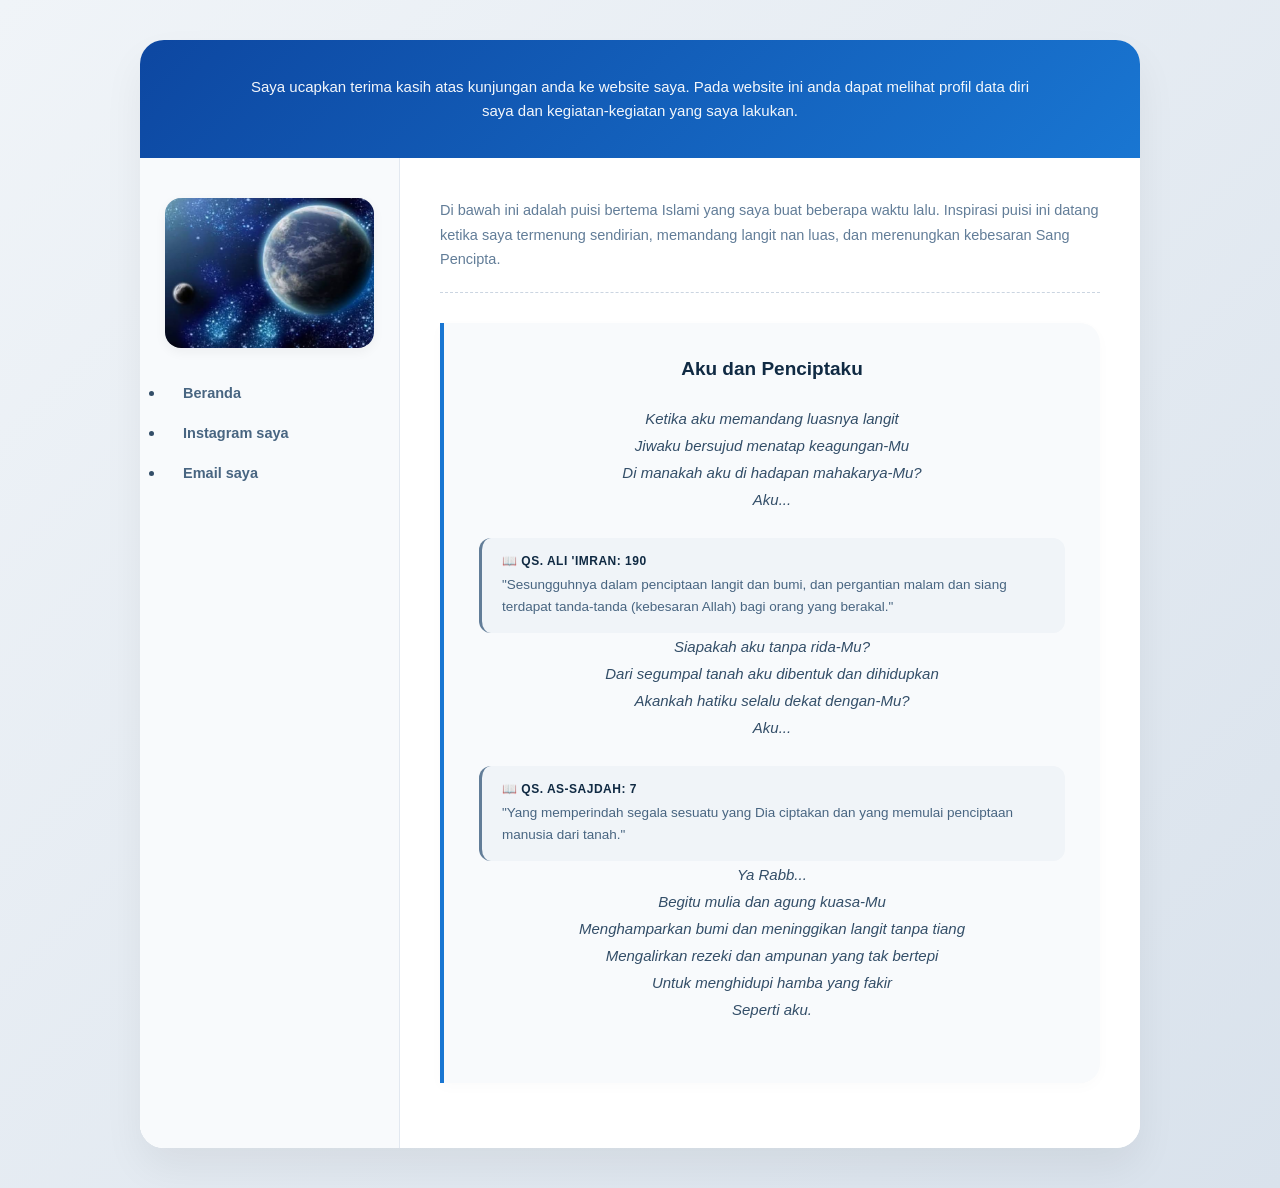
<file: puisi.html>
<!DOCTYPE html>
<html lang="id">
<head>
    <meta charset="UTF-8">
    <meta name="viewport" content="width=device-width, initial-scale=1.0">
    <title>www.najiebabdurrahman.com</title>
    
    <style>

        
        /* Reset Dasar & Pilihan Font */
        * {
            margin: 0;
            padding: 0;
            box-sizing: border-box;
        }

        body {
            font-family: 'Segoe UI', Tahoma, Geneva, Verdana, sans-serif;
            background: linear-gradient(135deg, #f0f4f8 0%, #d9e2ec 100%);
            color: #334e68;
            min-height: 100vh;
            display: flex;
            justify-content: center;
            align-items: center;
            padding: 40px 20px;
        }

        /* Kontainer Utama Layout */
        .main-card {
            width: 100%;
            max-width: 1000px;
            background: #ffffff;
            border-radius: 24px;
            box-shadow: 0 20px 40px rgba(0, 0, 0, 0.06);
            overflow: hidden;
            display: flex;
            flex-direction: column;
            animation: fadeInContainer 0.8s cubic-bezier(0.16, 1, 0.3, 1) forwards;
        }

        /* Banner Biru Atas / Header */
        .header-banner {
            background: linear-gradient(135deg, #0d47a1 0%, #1976d2 100%);
            color: #ffffff;
            padding: 35px 40px;
            text-align: center;
        }

        .header-banner p {
            font-size: 15px;
            opacity: 0.95;
            line-height: 1.6;
            max-width: 800px;
            margin: 0 auto;
            font-weight: 500;
        }

        /* Pembagian Ruang Kolom Bawah (Sidebar & Konten) */
        .content-split {
            display: grid;
            grid-template-columns: 260px 1fr;
            background: #ffffff;
        }

        /* Area Navigasi Kiri */
        .sidebar {
            background-color: #f8fafc;
            padding: 40px 25px;
            border-right: 1px solid #e2e8f0;
            display: flex;
            flex-direction: column;
            gap: 25px;
        }

        /* Kotak Gambar / Foto Ilustrasi */
        .image-box {
            width: 100%;
            height: 150px;
            border-radius: 16px;
            overflow: hidden;
            box-shadow: 0 4px 12px rgba(0,0,0,0.05);
            background-color: #e2e8f0;
            display: flex;
            justify-content: center;
            align-items: center;
        }

        .image-box img {
            width: 100%;
            height: 100%;
            object-fit: cover;
            transition: transform 0.4s ease;
        }

        .main-card:hover .image-box img {
            transform: scale(1.05);
        }

        /* Menu Link Navigasi Beranimasi */
        .nav-menu {
            display: flex;
            flex-direction: column;
            gap: 6px;
        }

        .nav-menu a {
            display: flex;
            align-items: center;
            text-decoration: none;
            color: #486581;
            padding: 12px 18px;
            border-radius: 12px;
            font-size: 14.5px;
            font-weight: 600;
            transition: all 0.3s ease;
        }

        /* Animasi saat Menu didekati kursor */
        .nav-menu a:hover {
            background-color: #f0f4f8;
            color: #1976d2;
            transform: translateX(5px);
        }

        /* Status Menu Aktif / Beranda */
        .nav-menu a.active {
            background-color: #1976d2;
            color: #ffffff;
            box-shadow: 0 4px 12px rgba(25, 118, 210, 0.25);
        }

        /* Area Konten Kanan */
        .content-body {
            padding: 40px;
        }

        .poem-intro {
            font-size: 14.5px;
            line-height: 1.7;
            color: #627d98;
            margin-bottom: 30px;
            padding-bottom: 20px;
            border-bottom: 1px dashed #cbd5e1;
        }

        /* Kartu Utama Tampilan Puisi */
        .poem-card {
            background-color: #f8fafc;
            border-left: 4px solid #1976d2;
            border-radius: 0 20px 20px 0;
            padding: 35px;
            box-shadow: 0 4px 15px rgba(0, 0, 0, 0.02);
            margin-bottom: 25px;
        }

        .poem-card h2 {
            font-size: 19px;
            color: #102a43;
            margin-bottom: 25px;
            font-weight: 700;
            text-align: center;
        }

        .poem-text p {
            font-size: 15px;
            color: #334e68;
            line-height: 1.8;
            font-style: italic;
            margin-bottom: 25px;
            text-align: center;
        }

        /* Blok Dalil / Ayat Al-Qur'an dan Hadits */
        .dalil-box {
            background-color: #f0f4f8;
            border-radius: 12px;
            padding: 16px 20px;
            margin-top: 15px;
            border-left: 3px solid #627d98;
        }

        .dalil-title {
            font-size: 12px;
            font-weight: 700;
            color: #102a43;
            text-transform: uppercase;
            letter-spacing: 0.5px;
            margin-bottom: 6px;
            display: flex;
            align-items: center;
            gap: 6px;
        }

        .dalil-text {
            font-size: 13.5px;
            color: #486581;
            line-height: 1.6;
        }

        /* Efek Animasi Masuk Keyframes */
        @keyframes fadeInContainer {
            from { opacity: 0; transform: translateY(25px); }
            to { opacity: 1; transform: translateY(0); }
        }

        /* Penyesuaian Tampilan Responsif (Mobile / HP) */
        @media (max-width: 768px) {
            .content-split {
                grid-template-columns: 1fr;
            }
            .sidebar {
                border-right: none;
                border-bottom: 1px solid #e2e8f0;
                padding: 30px 20px;
                flex-direction: column;
                align-items: center;
            }
            .image-box {
                max-width: 200px;
            }
            .nav-menu {
                flex-direction: row;
                flex-wrap: wrap;
                justify-content: center;
                width: 100%;
            }
            .content-body {
                padding: 30px 20px;
            }
        }
    </style>
</head>
<body>

    <!-- Kontainer Utama Website -->
    <div class="main-card">
        
        <!-- Banner Selamat Datang Atas -->
        <header class="header-banner">
            <p>Saya ucapkan terima kasih atas kunjungan anda ke website saya. Pada website ini anda dapat melihat profil data diri saya dan kegiatan-kegiatan yang saya lakukan.</p>
        </header>

        <!-- Layout Split Pembagi Kolom -->
        <div class="content-split">
            
            <!-- Kolom Navigasi Kiri -->
            <aside class="sidebar">
                <div class="image-box">
                    <!-- Ganti dengan file gambar lokal jika ada -->
                    <img src="puisi.png" alt="Foto Ilustrasi">
                </div>
                
                <nav class="nav-menu">
                 
<ul>
  <li><a href="index.html">Beranda</a></li>
 
  <li><a href="data2.html">Instagram saya</a></li>
  <li><a href="email.html">Email saya</a></li>
</ul>

                </nav>
            </aside>
            

            <!-- Kolom Konten Kanan -->
            <main class="content-body">
                <div class="poem-intro">
                    <p>Di bawah ini adalah puisi bertema Islami yang saya buat beberapa waktu lalu. Inspirasi puisi ini datang ketika saya termenung sendirian, memandang langit nan luas, dan merenungkan kebesaran Sang Pencipta.</p>
                </div>

                <!-- Blok Puisi Islami dengan Dalil -->
                <article class="poem-card">
                    <h2>Aku dan Penciptaku</h2>
                    <div class="poem-text">
                        
                        <!-- Bait 1 -->
                        <p>
                            Ketika aku memandang luasnya langit<br>
                            Jiwaku bersujud menatap keagungan-Mu<br>
                            Di manakah aku di hadapan mahakarya-Mu?<br>
                            Aku...
                        </p>
                        <div class="dalil-box">
                            <div class="dalil-title">📖 QS. Ali 'Imran: 190</div>
                            <div class="dalil-text">"Sesungguhnya dalam penciptaan langit dan bumi, dan pergantian malam dan siang terdapat tanda-tanda (kebesaran Allah) bagi orang yang berakal."</div>
                        </div>

                        <!-- Bait 2 -->
                        <p>
                            Siapakah aku tanpa rida-Mu?<br>
                            Dari segumpal tanah aku dibentuk dan dihidupkan<br>
                            Akankah hatiku selalu dekat dengan-Mu?<br>
                            Aku...
                        </p>
                        <div class="dalil-box">
                            <div class="dalil-title">📖 QS. As-Sajdah: 7</div>
                            <div class="dalil-text">"Yang memperindah segala sesuatu yang Dia ciptakan dan yang memulai penciptaan manusia dari tanah."</div>
                        </div>

                        <!-- Bait 3 -->
                        <p>
                            Ya Rabb...<br>
                            Begitu mulia dan agung kuasa-Mu<br>
                            Menghamparkan bumi dan meninggikan langit tanpa tiang<br>
                            Mengalirkan rezeki dan ampunan yang tak bertepi<br>
                            Untuk menghidupi hamba yang fakir<br>
                            Seperti aku.
</file>
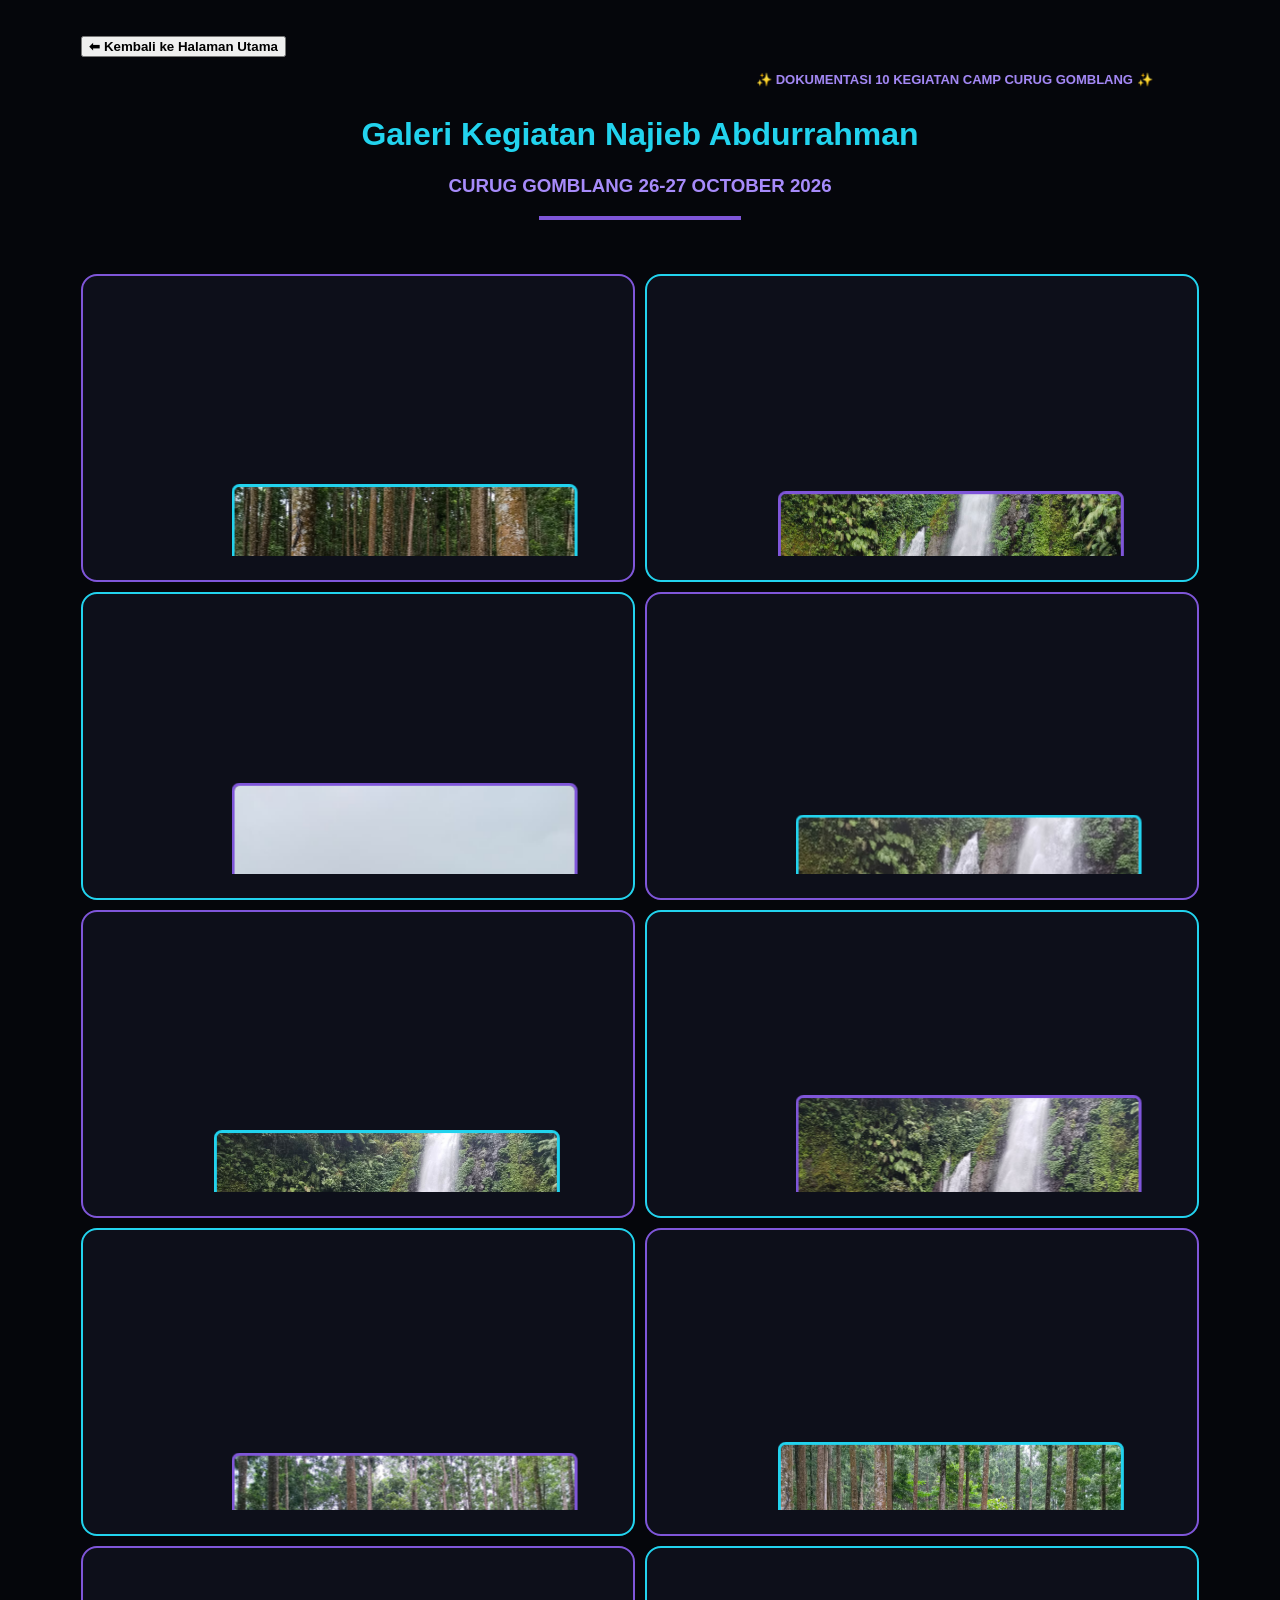
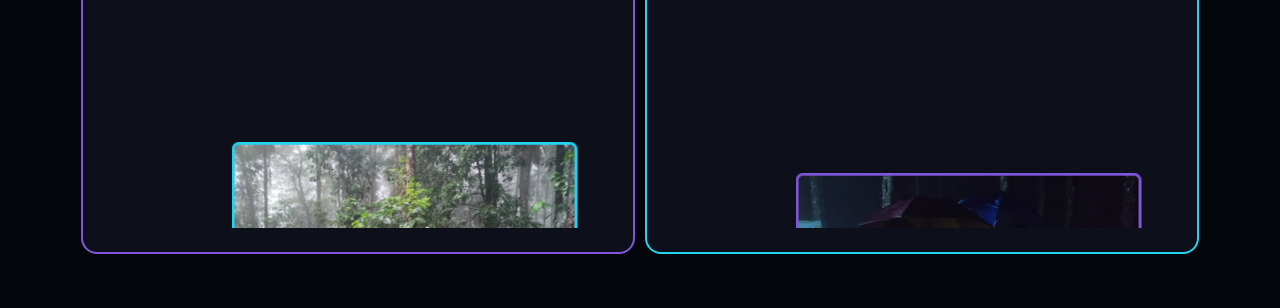
<file: tabs.html>
<!DOCTYPE html>
<html lang="id">
<head>
    <meta charset="UTF-8">
    <meta name="viewport" content="width=device-width, initial-scale=1.0">
    <title>Galeri Kegiatan Najieb Abdurrahman</title>
</head>
<!-- Latar belakang gelap pekat (#05060b) dengan teks putih -->
<body bgcolor="#05060b" text="#ffffff" link="#a78bfa" alink="#ff0000" vlink="#22d3ee">

    <center>
        <br>
        <!-- TOMBOL KEMBALI INTERAKTIF -->
        <table width="90%" border="0" cellspacing="0" cellpadding="10">
            <tr>
                <td align="left">
                    <form action="index.html">
                        <button type="submit"><b>⬅ Kembali ke Halaman Utama</b></button>
                    </form>
                </td>
            </tr>
        </table>

        <!-- ANIMASI TEKS BERJALAN DI ATAS JUDUL (AKSEN UNGU NEON) -->
        <table width="90%" border="0">
            <tr>
                <td>
                    <marquee behavior="alternate" scrollamount="3">
                        <font color="#a78bfa" face="Arial" size="2"><b>✨ DOKUMENTASI 10 KEGIATAN CAMP CURUG GOMBLANG ✨</b></font>
                    </marquee>
                </td>
            </tr>
        </table>

        <!-- JUDUL UTAMA (AKSEN BIRU SIAN) -->
        <font color="#22d3ee" face="Arial, Helvetica, sans-serif">
            <h1>Galeri Kegiatan Najieb Abdurrahman</h1>
            <h3><font color="#a78bfa">CURUG GOMBLANG 26-27 OCTOBER 2026</font></h3>
        </font>
        <hr width="200" size="4" color="#7f56d9">
        <br><br>

        <!-- ==================== RANGKAIAN ELEMEN 10 RUANGAN FOTO BERANIMASI ==================== -->
        <table width="90%" border="0" cellspacing="10" cellpadding="20">
            
            <!-- BARIS 1 (Foto 1 & Foto 2) -->
            <tr>
                <td width="50%" align="center" bgcolor="#0d0f1a" style="border: 2px solid #7f56d9; border-radius: 16px;">
                    <marquee behavior="alternate" direction="up" scrollamount="2" height="260" scrolldelay="60">
                        <marquee behavior="alternate" direction="left" scrollamount="2">
                            <img src="banner tenda.jpeg" alt="Foto 1" width="340" style="border: 3px solid #22d3ee; border-radius: 8px;">
                        </marquee>
                    </marquee>
                </td>
                <td width="50%" align="center" bgcolor="#0d0f1a" style="border: 2px solid #22d3ee; border-radius: 16px;">
                    <marquee behavior="alternate" direction="up" scrollamount="2" height="260" scrolldelay="70">
                        <marquee behavior="alternate" direction="left" scrollamount="3">
                            <img src="IMG (205).jpeg" alt="Foto 2" width="340" style="border: 3px solid #7f56d9; border-radius: 8px;">
                        </marquee>
                    </marquee>
                </td>
            </tr>

            <!-- BARIS 2 (Foto 3 & Foto 4) -->
            <tr>
                <td align="center" bgcolor="#0d0f1a" style="border: 2px solid #22d3ee; border-radius: 16px;">
                    <marquee behavior="alternate" direction="up" scrollamount="3" height="260" scrolldelay="65">
                        <marquee behavior="alternate" direction="left" scrollamount="2">
                            <img src="foto camp1.jpeg" alt="Foto 3" width="340" style="border: 3px solid #7f56d9; border-radius: 8px;">
                        </marquee>
                    </marquee>
                </td>
                <td align="center" bgcolor="#0d0f1a" style="border: 2px solid #7f56d9; border-radius: 16px;">
                    <marquee behavior="alternate" direction="up" scrollamount="2" height="260" scrolldelay="80">
                        <marquee behavior="alternate" direction="left" scrollamount="2">
                            <img src="IMG (215).jpeg" alt="Foto 4" width="340" style="border: 3px solid #22d3ee; border-radius: 8px;">
                        </marquee>
                    </marquee>
                </td>
            </tr>

            <!-- BARIS 3 (Foto 5 & Foto 6) -->
            <tr>
                <td align="center" bgcolor="#0d0f1a" style="border: 2px solid #7f56d9; border-radius: 16px;">
                    <marquee behavior="alternate" direction="up" scrollamount="2" height="260" scrolldelay="75">
                        <marquee behavior="alternate" direction="left" scrollamount="3">
                            <img src="IMG (218).jpeg" alt="Foto 5" width="340" style="border: 3px solid #22d3ee; border-radius: 8px;">
                        </marquee>
                    </marquee>
                </td>
                <td align="center" bgcolor="#0d0f1a" style="border: 2px solid #22d3ee; border-radius: 16px;">
                    <marquee behavior="alternate" direction="up" scrollamount="3" height="260" scrolldelay="60">
                        <marquee behavior="alternate" direction="left" scrollamount="2">
                            <img src="IMG (219).jpeg" alt="Foto 6" width="340" style="border: 3px solid #7f56d9; border-radius: 8px;">
                        </marquee>
                    </marquee>
                </td>
            </tr>

            <!-- BARIS 4 (Foto 7 & Foto 8) -->
            <tr>
                <td align="center" bgcolor="#0d0f1a" style="border: 2px solid #22d3ee; border-radius: 16px;">
                    <marquee behavior="alternate" direction="up" scrollamount="2" height="260" scrolldelay="85">
                        <marquee behavior="alternate" direction="left" scrollamount="2">
                            <img src="IMG (52).jpeg" alt="Foto 7" width="340" style="border: 3px solid #7f56d9; border-radius: 8px;">
                        </marquee>
                    </marquee>
                </td>
                <td align="center" bgcolor="#0d0f1a" style="border: 2px solid #7f56d9; border-radius: 16px;">
                    <marquee behavior="alternate" direction="up" scrollamount="2" height="260" scrolldelay="65">
                        <marquee behavior="alternate" direction="left" scrollamount="3">
                            <img src="IMG (53).jpeg" alt="Foto 8" width="340" style="border: 3px solid #22d3ee; border-radius: 8px;">
                        </marquee>
                    </marquee>
                </td>
            </tr>

            <!-- BARIS 5 (Foto 9 & Foto 10) -->
            <tr>
                <td align="center" bgcolor="#0d0f1a" style="border: 2px solid #7f56d9; border-radius: 16px;">
                    <marquee behavior="alternate" direction="up" scrollamount="3" height="260" scrolldelay="70">
                        <marquee behavior="alternate" direction="left" scrollamount="2">
                            <img src="IMG (83).jpeg" alt="Foto 9" width="340" style="border: 3px solid #22d3ee; border-radius: 8px;">
                        </marquee>
                    </marquee>
                </td>
                <td align="center" bgcolor="#0d0f1a" style="border: 2px solid #22d3ee; border-radius: 16px;">
                    <marquee behavior="alternate" direction="up" scrollamount="2" height="260" scrolldelay="90">
                        <marquee behavior="alternate" direction="left" scrollamount="2">
                            <img src="IMG (95).jpeg" alt="Foto 10" width="340" style="border: 3px solid #7f56d9; border-radius: 8px;">
                        </marquee>
                    </marquee>
                </td>
            </tr>

        </table>
        <br><br>
    </center>

</body>
</html>
</file>
<file: style.css>
/* Reset Dasar */
* {
    margin: 0;
    padding: 0;
    box-sizing: border-box;
}

body {
    background-color: #020205;
    font-family: 'Segoe UI', -apple-system, BlinkMacSystemFont, Roboto, sans-serif;
    overflow: hidden;
    height: 100vh;
}

/* Kotak Badai Utama */
.storm-container {
    position: relative;
    width: 100%;
    height: 100vh;
    display: flex;
    justify-content: center;
    align-items: center;
    background: radial-gradient(circle at center, #051937 0%, #000000 100%);
    overflow: hidden;
}

/* Latar Belakang Petir Menyambar Skala Besar */
.lightning-overlay {
    position: absolute;
    top: 0;
    left: 0;
    width: 100%;
    height: 100%;
    background-image: url('https://giphy.com');
    background-size: cover;
    background-position: center;
    opacity: 0.35;
    mix-blend-mode: screen;
    z-index: 1;
    animation: stormFlicker 8s infinite linear;
}

/* Efek Ambient Awan Mendung/Listrik Statis */
.thunder-ambient {
    position: absolute;
    width: 100%;
    height: 100%;
    background: radial-gradient(circle, rgba(0, 180, 216, 0.15) 0%, transparent 70%);
    z-index: 2;
    animation: pulseGlow 4s infinite alternate;
}

/* Konten Box */
.charge-box {
    position: relative;
    z-index: 3;
    text-align: center;
    padding: 30px;
}

/* Judul Bertema Badai Cyber */
.storm-title {
    font-size: 3.2rem;
    font-weight: 900;
    letter-spacing: 6px;
    color: #ffffff;
    text-shadow: 0 0 10px rgba(255, 255, 255, 0.5), 0 0 30px #00b4d8;
    margin-bottom: 50px;
    animation: textVibrate 0.3s infinite alternate;
}

.storm-title span {
    color: #00f0ff;
    text-shadow: 0 0 20px #00f0ff, 0 0 40px #0077b6;
}

/* Bar Pengisian Daya Listrik */
.energy-bar {
    position: relative;
    width: 350px;
    height: 12px;
    background-color: rgba(0, 0, 0, 0.6);
    border: 2px solid #00f0ff;
    margin: 0 auto;
    box-shadow: 0 0 15px rgba(0, 240, 255, 0.2);
    border-radius: 6px;
    padding: 1px;
}

.energy-fill {
    width: 0%;
    height: 100%;
    background: linear-gradient(90deg, #0077b6, #00f0ff, #ffffff);
    box-shadow: 0 0 20px #00f0ff, 0 0 40px #ffffff;
    border-radius: 4px;
    transition: width 0.04s linear;
}

/* Percikan Cahaya Petir Berjalan */
.spark-glow {
    position: absolute;
    top: 50%;
    left: 0%;
    transform: translate(-50%, -50%);
    width: 20px;
    height: 20px;
    background: #ffffff;
    border-radius: 50%;
    box-shadow: 0 0 25px 10px #00f0ff, 0 0 10px 2px #ffffff;
    pointer-events: none;
    transition: left 0.04s linear;
}

.status-text {
    font-size: 0.9rem;
    color: #a3b18a;
    font-family: monospace;
    letter-spacing: 3px;
    margin-top: 20px;
    color: #00f0ff;
    text-shadow: 0 0 5px rgba(0, 240, 255, 0.5);
}

/* --- ANIMASI KEYFRAMES --- */
@keyframes stormFlicker {
    0%, 95%, 98% { opacity: 0.35; }
    96%, 99% { opacity: 0.8; filter: brightness(1.5); }
}

@keyframes pulseGlow {
    0% { transform: scale(0.95); opacity: 0.5; }
    100% { transform: scale(1.05); opacity: 0.9; }
}

@keyframes textVibrate {
    0% { transform: translate(0, 0); }
    100% { transform: translate(1px, 1px); }
}
</file>
